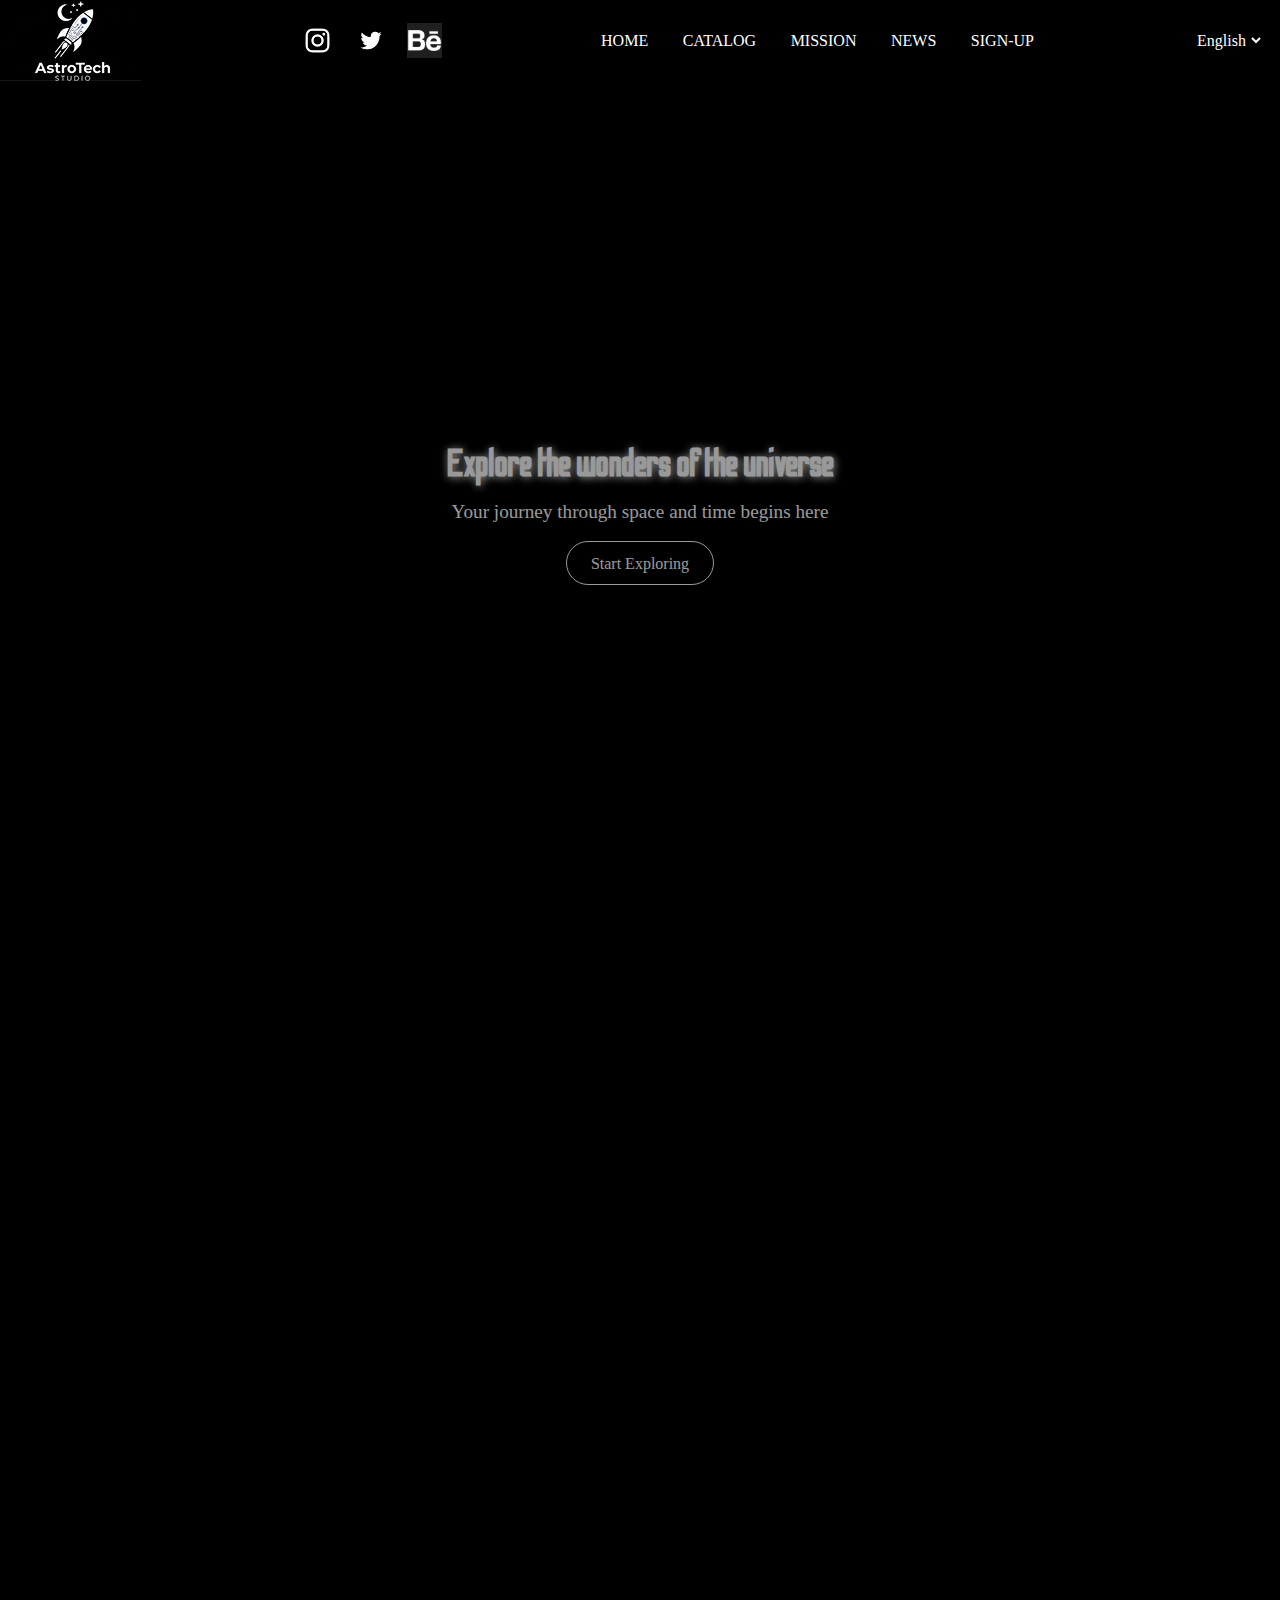
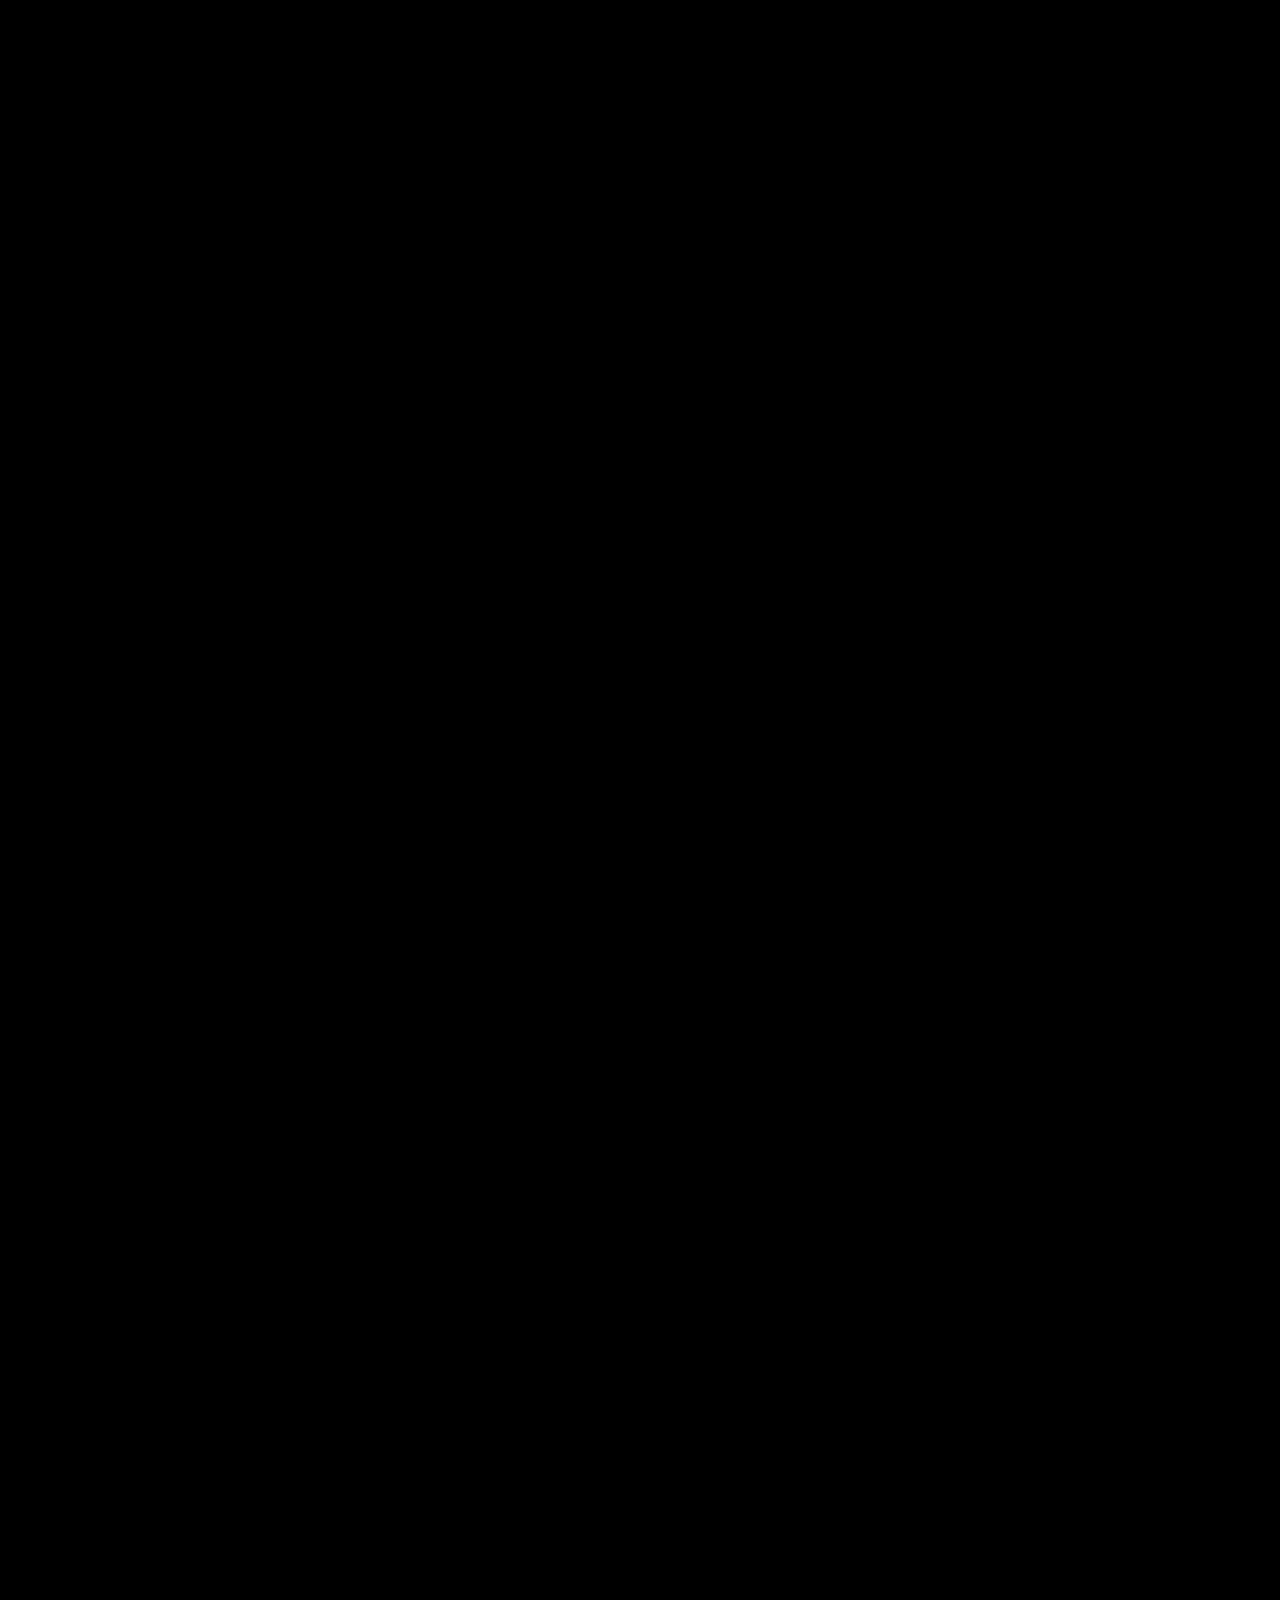
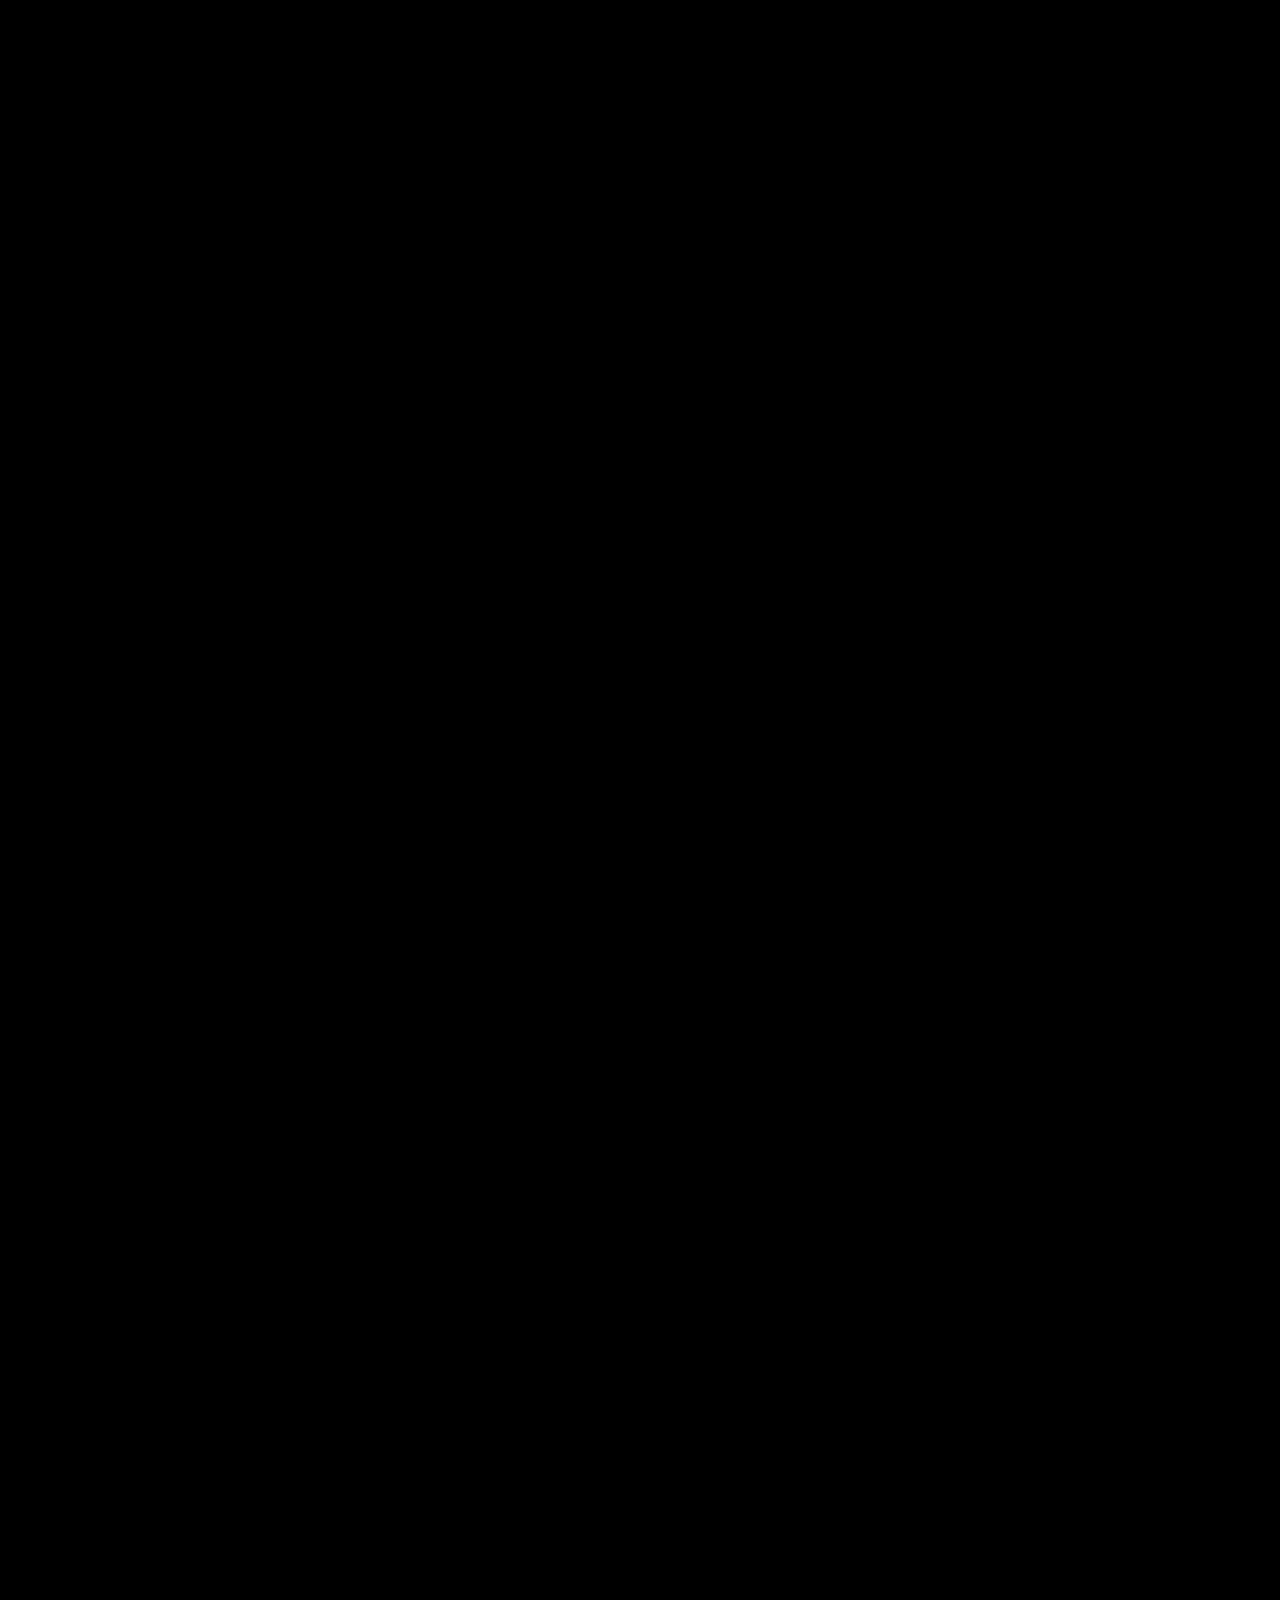
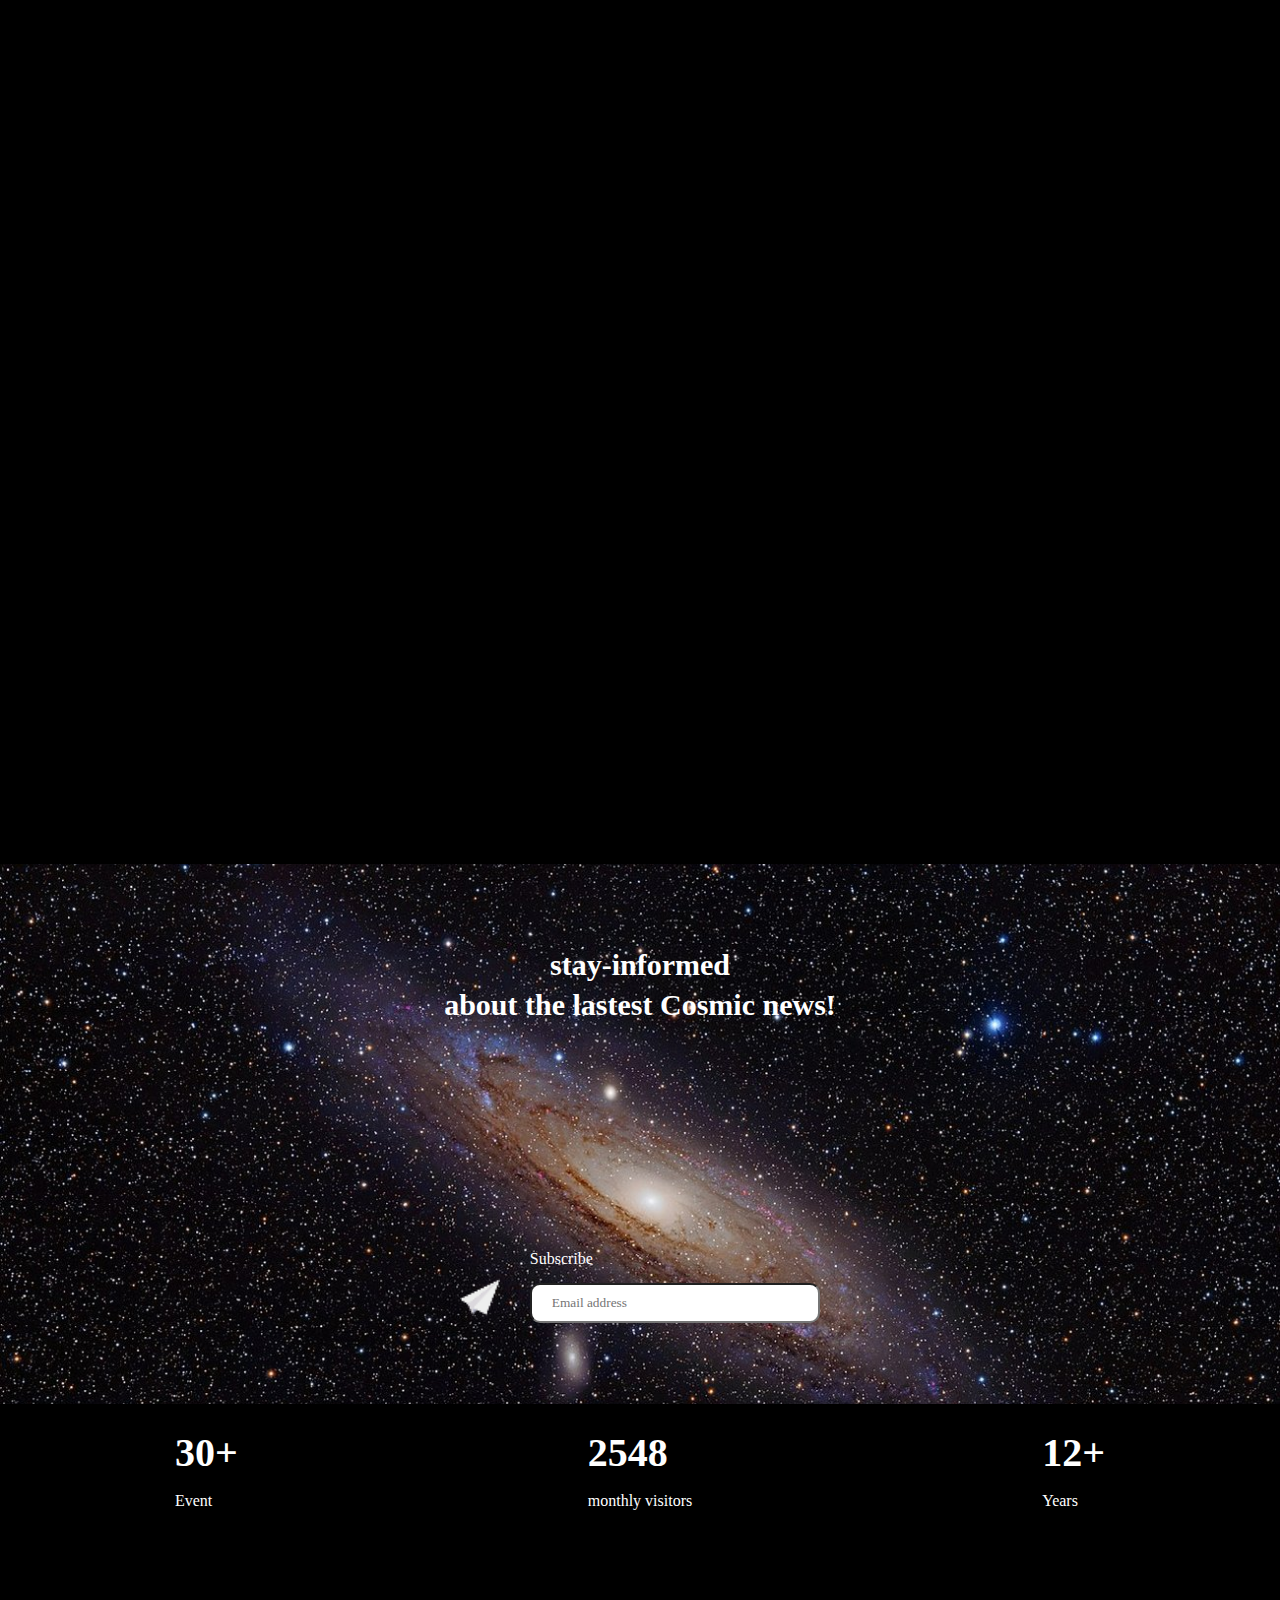
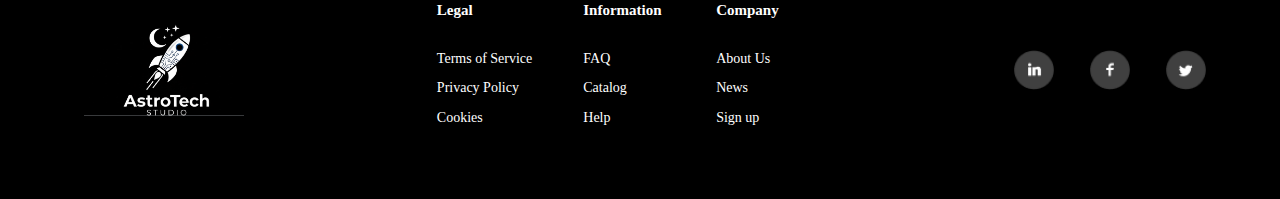
<file: index.html>
<!DOCTYPE html>
<html lang="en">
<head>
    <meta charset="UTF-8">
    <meta name="viewport" content="width=device-width, initial-scale=1.0">
    <link rel="stylesheet" href="style.css">
    <link rel="stylesheet" href="style_catalog.css">
    <link rel="stylesheet" href="stylehome.css">
    <title>Cosmic Explore</title>
</head>
<body>

    <header>
        <nav class="nav-wrap">
            <img src="pictures/logo.jpg" alt="">
            
            <div class = "header-icons">
                <img src="pictures/icons/insta.png" alt="">
                <img src="pictures/icons/twitter.png" alt="">
                <img src="pictures/icons/Be.png" alt="">
            </div>
            <ul class="navbar-links">
                <li><a href="index.html">HOME</a></li>
                <li><a href="catalog.html">CATALOG</a></li>
                <li><a href="mission.html">MISSION</a></li>
                <li><a href="news.html">NEWS</a></li>
                <li><a href="signup.html">SIGN-UP</a></li>
            </ul>
            <div class = "burger-lang">
                <select name="language" class = "header-select">
                    <option value="English">English</option>
                    <option value="French">French</option>
                    <option value="Spanish">Spanish</option>
                    <option value="Arabic">Arabic</option>
                </select>
                <a href="#" onclick="toggleSection()"><img src="pictures/icons/Menu.png" alt="" class = "burger-img"></a>
            </div>
        </nav>
        <div class = "menu">
            <a href="#" onclick="removeSection()"><img src="pictures/icons/Menu.png" alt="" class = "burger-img"></a>
            <ul class="navbar-links-hidden">
                <li><a href="index.html">HOME</a></li>
                <li><a href="catalog.html">CATALOG</a></li>
                <li><a href="mission.html">MISSION</a></li>
                <li><a href="news.html">NEWS</a></li>
                <li><a href="signup.html">SIGN-UP</a></li>
            </ul>
        </div>
    </header>
  <main>
    <section class="section">
      <div class="banner">
        <div class="banner-overlay"></div>
        <div class="background-video">
          <video autoplay loop muted playsinline>
        <img src="image/eso1205a.jpg">
          </video>
        </div>
        <div class="bannnercontenthome">
          <h1> Explore the wonders of the universe</h1>
          <p>Your journey through space and time begins here</p>
          <a href="#" class="btnbannerhome">Start Exploring</a>
        </div>
      </div>
    </section>






    <section class="section">

      <div class="titrediv">
        <h2>CELESTIAL OBJECT OF THE WEEK</h2>
      </div>
      <div class="divshadowMars">
        <div class="divshadowhomeimage">
          <img src="image/images (5).jpg">
        </div>
        <div class="divshadowhometext">
          <h3>MARS</h3>
          <p>Subtitle: “Current Visibility Information”
            Text Placeholder: “Visible in the eastern sky just after sunset. Best viewed with a telescope between
            8PM–10PM.”
        </div>
      </div>
    </section>


    <section class="section">
      <div class="sectionevent">
        <div class="titreevent">
          <h2>UPCOMING SPACE EVENTS</h2>
        </div>
        <div class="cardsEvenements">
          <div class="cardEvenement" id="cart1">
            <h3>SOLAR EVENT</h3>
            <p>Title: Partial Solar Eclipse<br>
              Date: April 12, 2026<br>
              Description: A partial solar eclipse visible in the northern hemisphere. Always use protective filters
              when
              observing the Sun.</p>
            <a href="#" class="btnlearnmoreEvenements">Learn More</a>
          </div>
          <div class="cardEvenement" id="cart2">
            <h3>LUNAR ECLIPSE</h3>
            <p>Title: Total Lunar Eclipse<br>
              Date: November 7, 2025<br>
              Description: A stunning total lunar eclipse visible across most regions. The Moon will appear deep red for
              nearly one hour.</p>
            <a href="#" class="btnlearnmoreEvenements">Learn More</a>
          </div>
          <div class="cardEvenement" id="cart3">
            <h3>METEOR SHOWER</h3>
            <p>Title: Meteor Shower – Orionids<br>
              Date: October 21–22, 2025<br>
              Description: The Orionid meteor shower will peak on these nights, offering up to 20 meteors per hour. Best
              viewed before dawn.</p>
            <a href="#" class="btnlearnmoreEvenements">Learn More</a>
          </div>
        </div>
      </div>
    </section>
    <section class="section">
      <div class="decouverte">
        <div class="deco">
          <h2>New Exoplanet Discovered</h2>
        </div>
        <div class="deco">
          <p> “Astronomers have identified a potentially habitable exoplanet orbiting a Sun-like star 1,400 light years
            away.”</p>
        </div>
      </div>
    </section>


    <section class="section">
      <div class="titrediv">
        <h2>TEMOIGNAGES</h2>
      </div>
      <div class="cardsTemoignages">
        <div class="cardTemoignage">
          <div class="linep">
            <div class="imaggym">
              <img src="image/quotation-mark-symbol-double-quotes-260nw-235529839.webp">
            </div>
            <div class="paratem">
              <p>
                Joining this community made stargazing so much more exciting! I’ve learned how to identify
                constellations easily.
              </p>
            </div>
            <div class="imaggym">
              <img src="image/quotation-mark-symbol-double-quotes-260nw-235529839.webp">

            </div>
          </div>
          <div class="lined">
            <div class="imagprs">
              <img src="image/5d2fc0290aebf4d64d8b4583 (1).webp">
            </div>
            <div class="sintr">
              <div class="info">
                <p>
                  Ahmed El Fadil Casablanca, Morocco Intermediate 
                </p>
              </div>
              <div class="imgsnt">
                <img
                  src="image/68747470733a2f2f662e636c6f75642e6769746875622e636f6d2f6173736574732f393837332f3236383034362f39636564333435342d386566632d313165322d383136652d6139623137306135313030342e706e67.png">
              </div>
            </div>
          </div>
        </div>
        <div class="cardTemoignage">
          <div class="linep">
            <div class="imaggym">
              <img src="image/quotation-mark-symbol-double-quotes-260nw-235529839.webp">
            </div>
            <div class="paratem">
              <p>
                The guides and upcoming events section keep me inspired to explore the night sky every week.
              </p>
            </div>
            <div class="imaggym">
              <img src="image/quotation-mark-symbol-double-quotes-260nw-235529839.webp">

            </div>
          </div>
          <div class="lined">
            <div class="imagprs">
              <img src="image/photo-1524581626.jpg">
            </div>
            <div class="sintr">
              <div class="info">
                <p>
                  Sarah Mendez Madrid, Spain Beginner 
                </p>
              </div>
              <div class="imgsnt">
                <img src="image/360_F_429547_YJTlwk2Ld5kYDAbtCUwFgzmatgUHEg.jpg">
              </div>
            </div>
          </div>
        </div>
        <div class="cardTemoignage">
          <div class="linep">
            <div class="imaggym">
              <img src="image/quotation-mark-symbol-double-quotes-260nw-235529839.webp">
            </div>
            <div class="paratem">
              <p>
                I love sharing my astrophotography work here. The community feedback has helped me grow as an amateur
                astronomer.
              </p>
            </div>
            <div class="imaggym">
              <img src="image/quotation-mark-symbol-double-quotes-260nw-235529839.webp">

            </div>
          </div>
          <div class="lined">
            <div class="imagprs">
              <img src="image/174bc84dd93261b4bc84dd932fe4bcv-960x640.jpg">
            </div>
            <div class="sintr">
              <div class="info">
                <p>
                  Olivia Chen Singapore  Advanced 
                </p>
              </div>
              <div class="imgsnt">
                <img src="image/oprah-winfrey-signature-signaturely.png">
              </div>
            </div>
          </div>
        </div>
      </div>
    </section>


    <section class="section">
      <div class="faq-section">
      <h2>FREQUENTLY ASKED QUESTIONS</h2>
        <div class="faq-li">
          <div class="faq-que">
            <h3>What is a black hole?</h3>
          </div>
          <div class="faq-im">
            <img src="image/images (1).png">
          </div>
          <div class="faq-pa">
            <p>A black hole is a region in space where gravity is so strong that not even light can escape it.</p>
          </div>
        </div>
      <div class="faq-li">
          <div class="faq-que">
            <h3>What is dark matter?</h3>
          </div>
          <div class="faq-im">
            <img src="image/images (1).png">
          </div>
          <div class="faq-pa">
            <p>Dark matter is invisible material that doesn’t emit light but makes up most of the universe’s mass.</p>
          </div>
        </div>
           <div class="faq-li">
          <div class="faq-que">
            <h3>Could there be life beyond Earth?</h3>
          </div>
          <div class="faq-im">
            <img src="image/images (1).png">
          </div>
          <div class="faq-pa">
            <p>Scientists have not found proof yet, but thousands of exoplanets suggest that life could exist elsewhere.</p>
          </div>
        </div>
           <div class="faq-li">
          <div class="faq-que">
            <h3>How do astronauts travel to space?</h3>
          </div>
          <div class="faq-im">
            <img src="image/images (1).png">
          </div>
          <div class="faq-pa">
            <p>They use powerful rockets that reach orbital speed—about 28,000 km/h—to escape Earth’s gravity.</p>
          </div>
        </div>
           <div class="faq-li">
          <div class="faq-que">
            <h3>What is a galaxy?</h3>
          </div>
          <div class="faq-im">
            <img src="image/images (1).png">
          </div>
          <div class="faq-pa">
            <p>A galaxy is a vast collection of stars, gas, dust, and dark matter bound together by gravity.</p>
          </div>
        </div>
      </div>
    </section>


    <section class="stay-informed">
        <div class = "informed-title">
          <p> stay-informed <br> about the lastest Cosmic news!</p>
        </div>
        <div class = "informed-input">
          <div >
            <img src="pictures/home/form-btn.png" alt="" id = "form-btn">
          </div>
          <div>
            <label for="">Subscribe</label>
            <br>
            <input type="email" placeholder="Email address">
          </div>
        </div>
      </section>
      <section class="last">
        <div>
          <h1>30+</h1>
          <p>Event</p>
        </div>
        <div>
          <h1>2548</h1>
          <p>monthly visitors</p>
        </div>
        <div>
          <h1>12+</h1>
          <p>Years</p>
        </div>
      </section>
      <footer>
        <img src="pictures/Footer/logo.png" class="logo_footer" alt="logo">
        <div class="media_contact">
            <img src="pictures/Footer/Linkedin_f.png" alt="Social Network"/>
            <img src="pictures/Footer/Facebook_f.png" alt="Social Network"/>
            <img src="pictures/Footer/Twitter_f.png" alt="Social Network"/>
        </div>
        <div class="Container_footer">
            <table>
                <tr>
                    <th><b>Legal</b></th>
                    <th><b>Information</b></th>
                    <th><b>Company</b></th>
                </tr>
                <tr>
                    <td>Terms of Service</td>
                    <td><a href="index.html#faq">FAQ</a></td>
                    <td><a href="index.html">About Us</a></td>
                </tr>
                <tr>
                    <td>Privacy Policy</td>
                    <td><a href="catalog.html">Catalog</a></td>
                    <td><a href="news">News</a></td>
                </tr>
                <tr>
                    <td>Cookies</td>
                    <td><a href="index.html#subscribe">Help</a></td>
                    <td><a href="signup.html">Sign up</a></td>
                </tr>
            </table>
        </div>
    </footer>
  </main>

  <script>
    // Reveal sections on scroll
    const sections = document.querySelectorAll('.section');
    const observer = new IntersectionObserver(entries => {
      entries.forEach(entry => {
        if (entry.isIntersecting) entry.target.classList.add('visible');
      });
    }, { threshold: 0.2 });
    sections.forEach(sec => observer.observe(sec));
  </script>
</body>

</html>
</file>
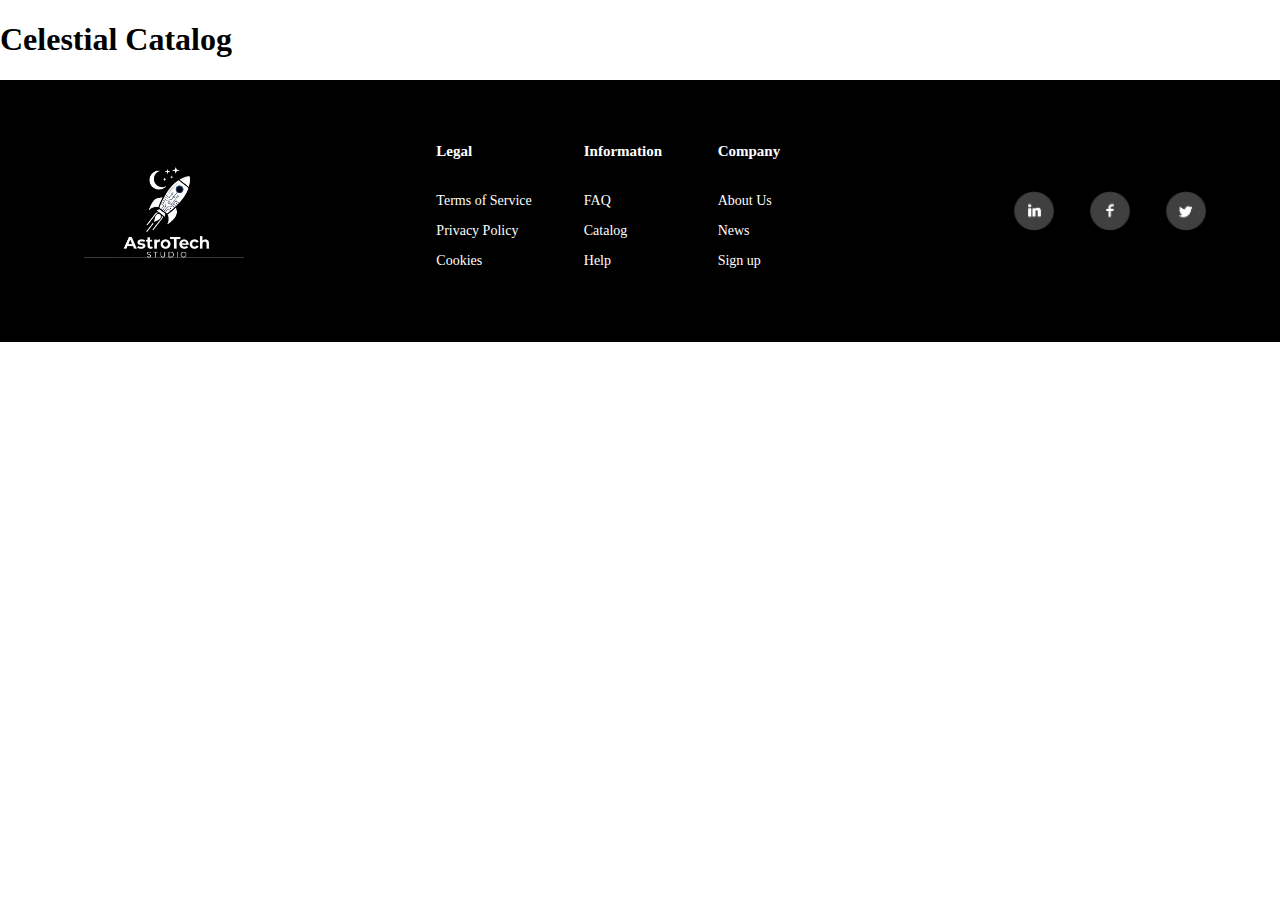
<file: catalog.html>
<!DOCTYPE html>
<html lang="en">
<head>
    <meta charset="UTF-8">
    <meta name="viewport" content="width=device-width, initial-scale=1.0">
    <title>CosmicExplore --Ctalog</title>
    <link rel="stylesheet" href="style_catalog.css"/>
</head>
<body>
    <section class="hero_section">
        <h1>Celestial Catalog</h1>
    </section>
    <section>

    </section>
    <!-- footer_page -->
     <footer>
        <img src="pictures/Footer/logo.png" class="logo_footer" alt="logo">
        <div class="media_contact">
            <img src="pictures/Footer/Linkedin_f.png" alt="Social Network"/>
            <img src="pictures/Footer/Facebook_f.png" alt="Social Network"/>
            <img src="pictures/Footer/Twitter_f.png" alt="Social Network"/>
        </div>
        <div class="Container_footer">
            <table>
                <tr>
                    <th><b>Legal</b></th>
                    <th><b>Information</b></th>
                    <th><b>Company</b></th>
                </tr>
                <tr>
                    <td>Terms of Service</td>
                    <td><a href="index.html#faq">FAQ</a></td>
                    <td><a href="index.html">About Us</a></td>
                </tr>
                <tr>
                    <td>Privacy Policy</td>
                    <td><a href="catalog.html">Catalog</a></td>
                    <td><a href="news">News</a></td>
                </tr>
                <tr>
                    <td>Cookies</td>
                    <td><a href="index.html#subscribe">Help</a></td>
                    <td><a href="signup.html">Sign up</a></td>
                </tr>
            </table>
        </div>
    </footer>
    
</body>
</html>
</file>
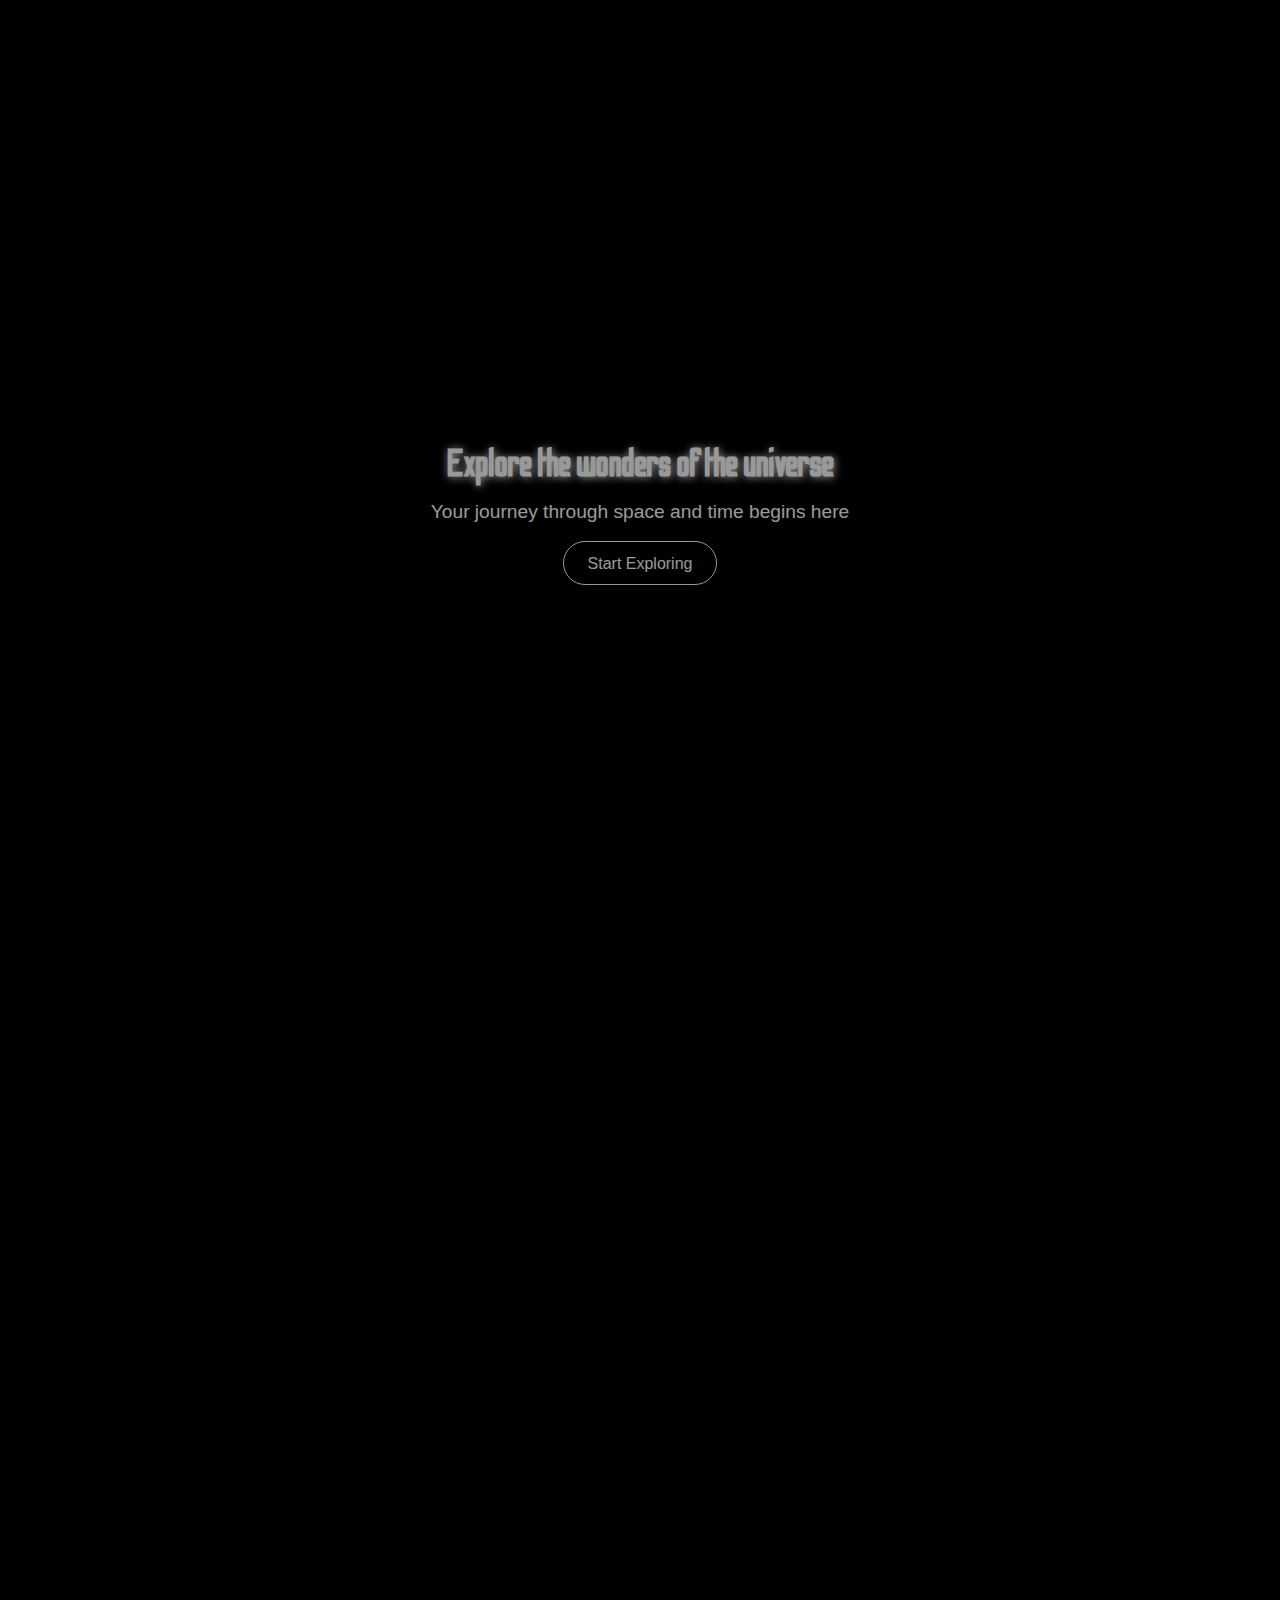
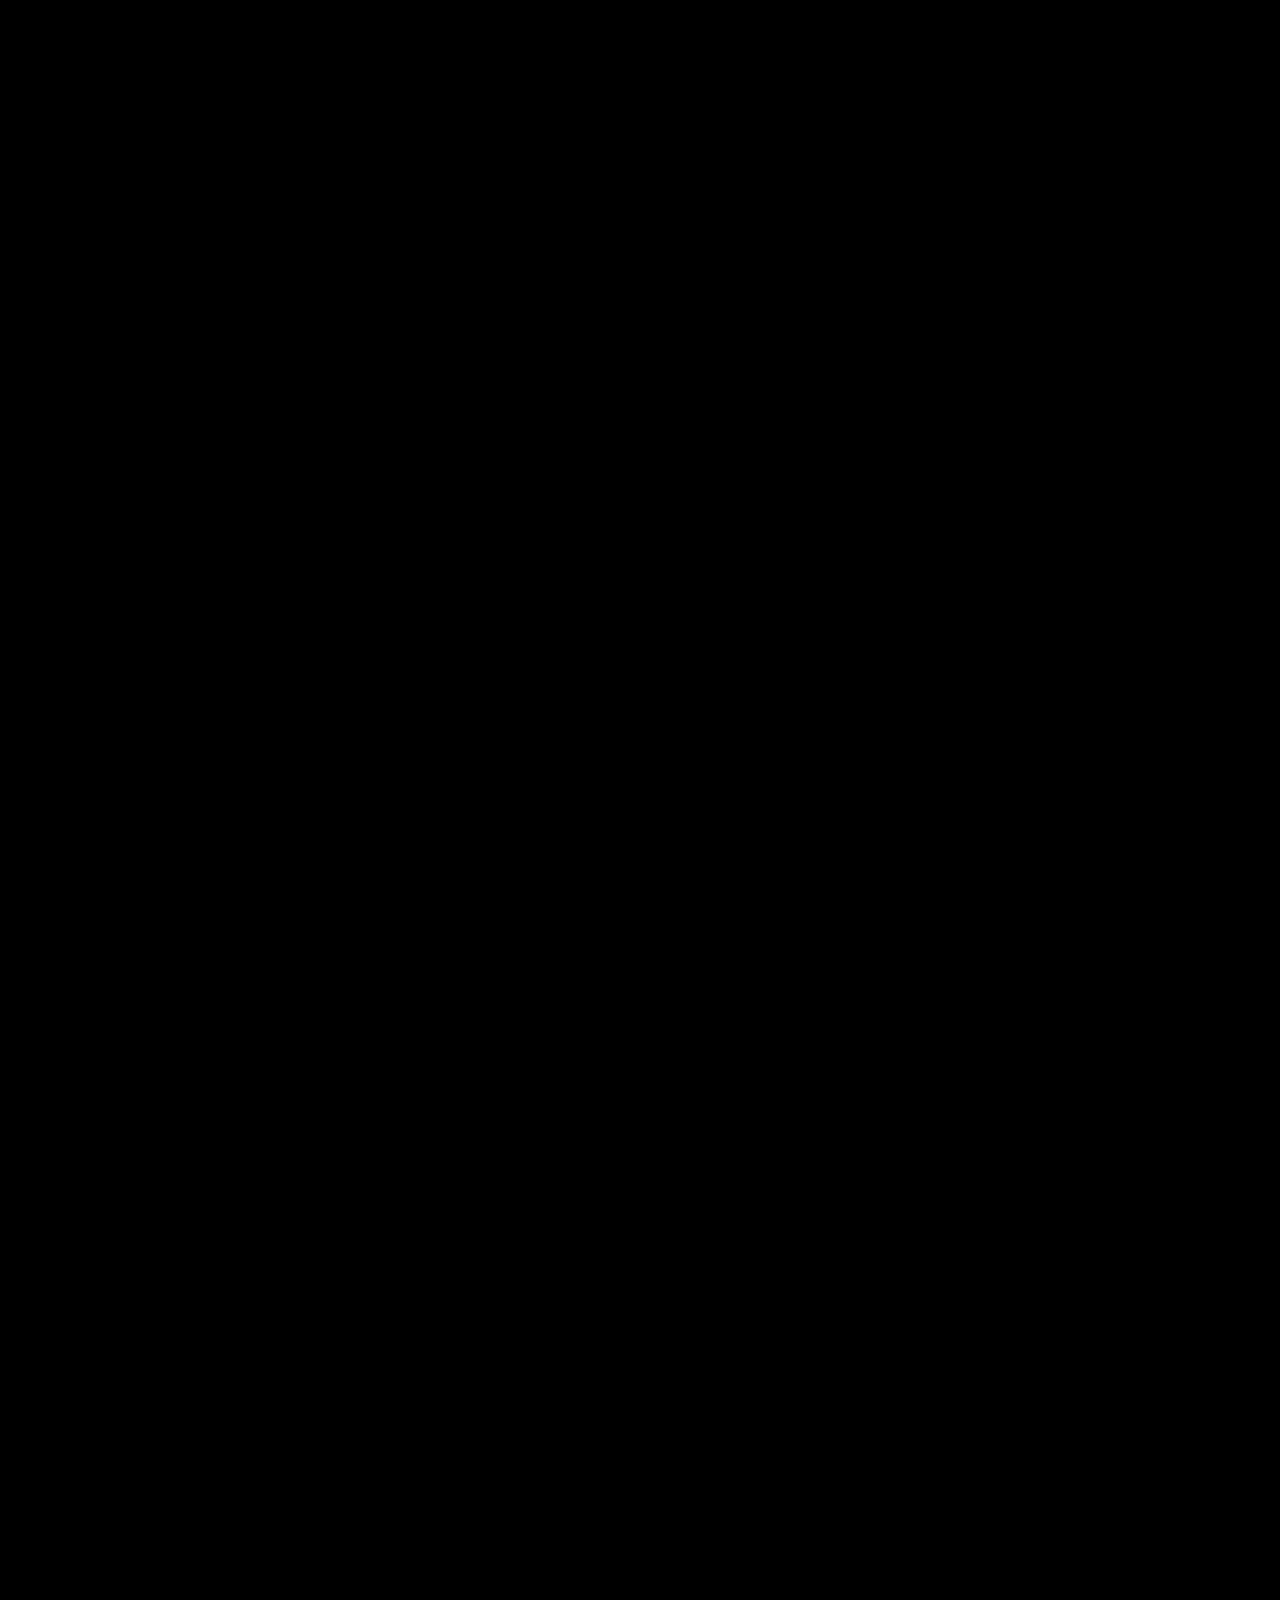
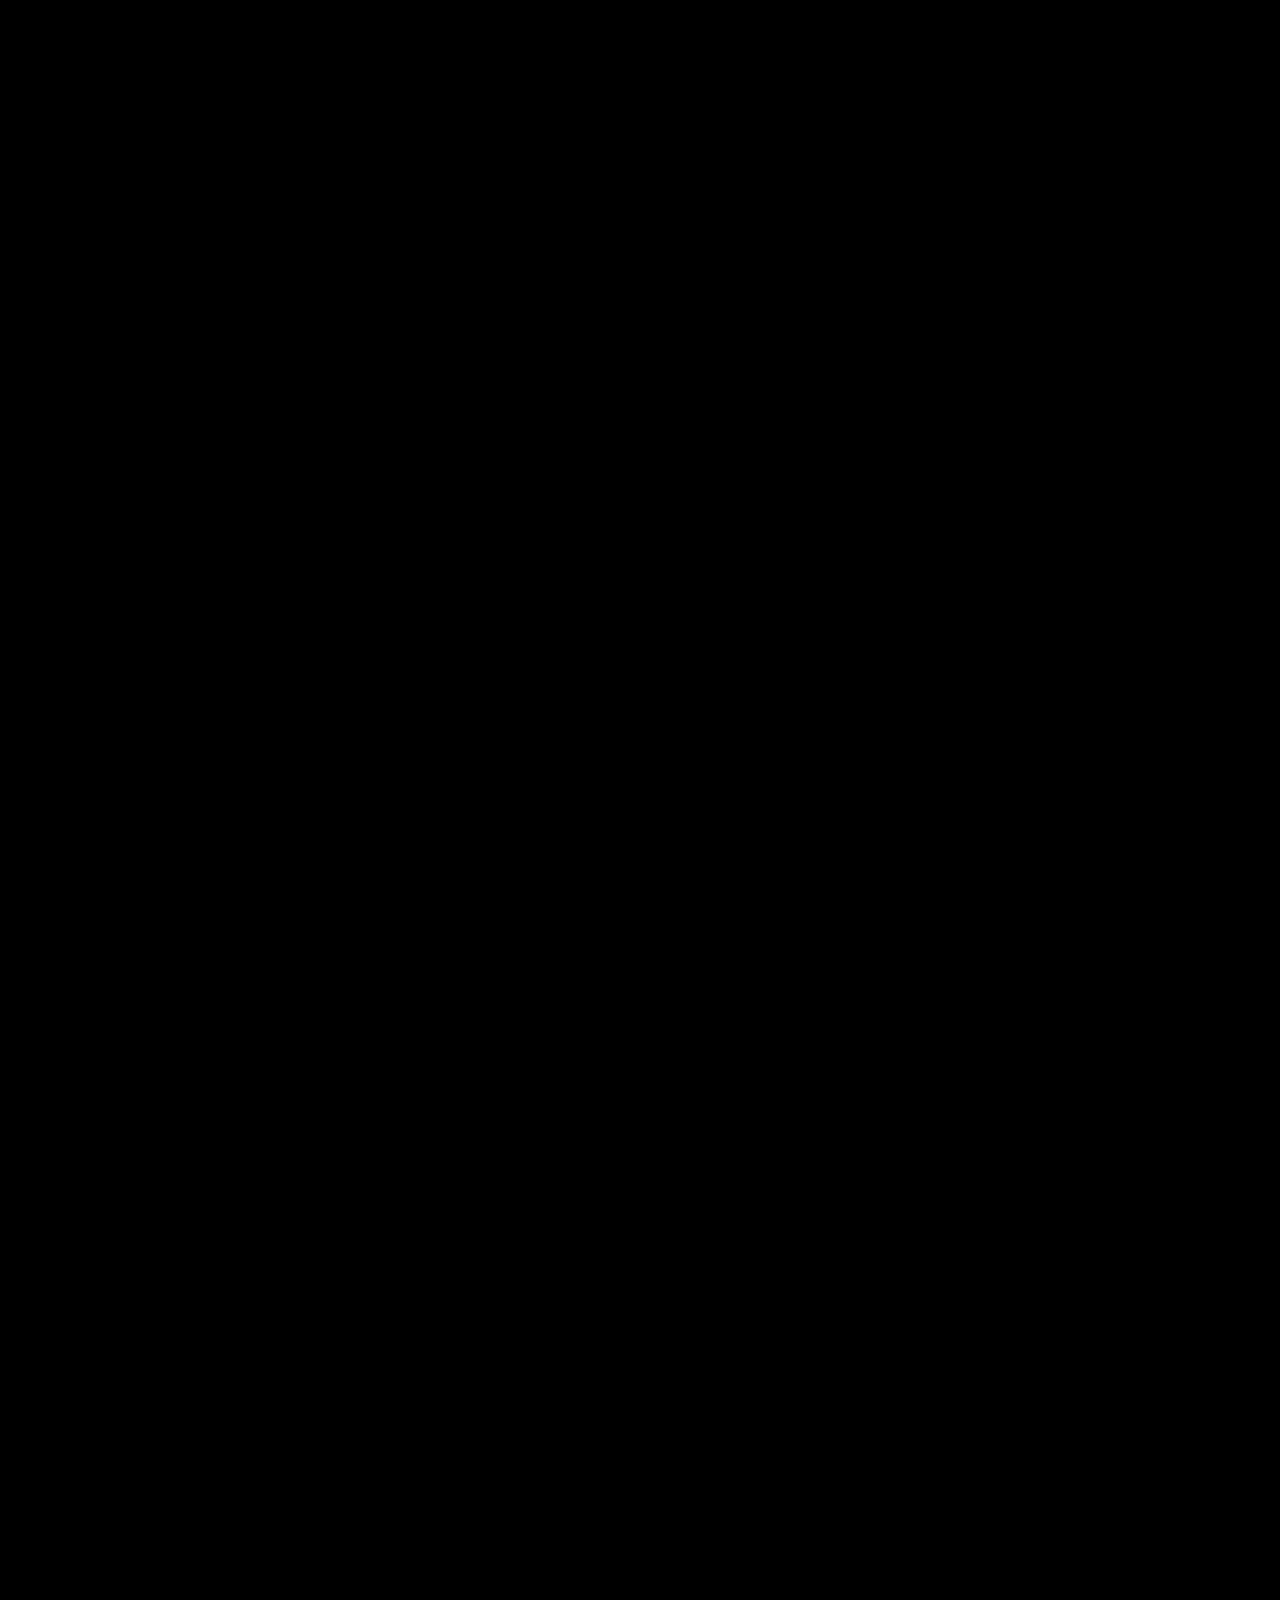
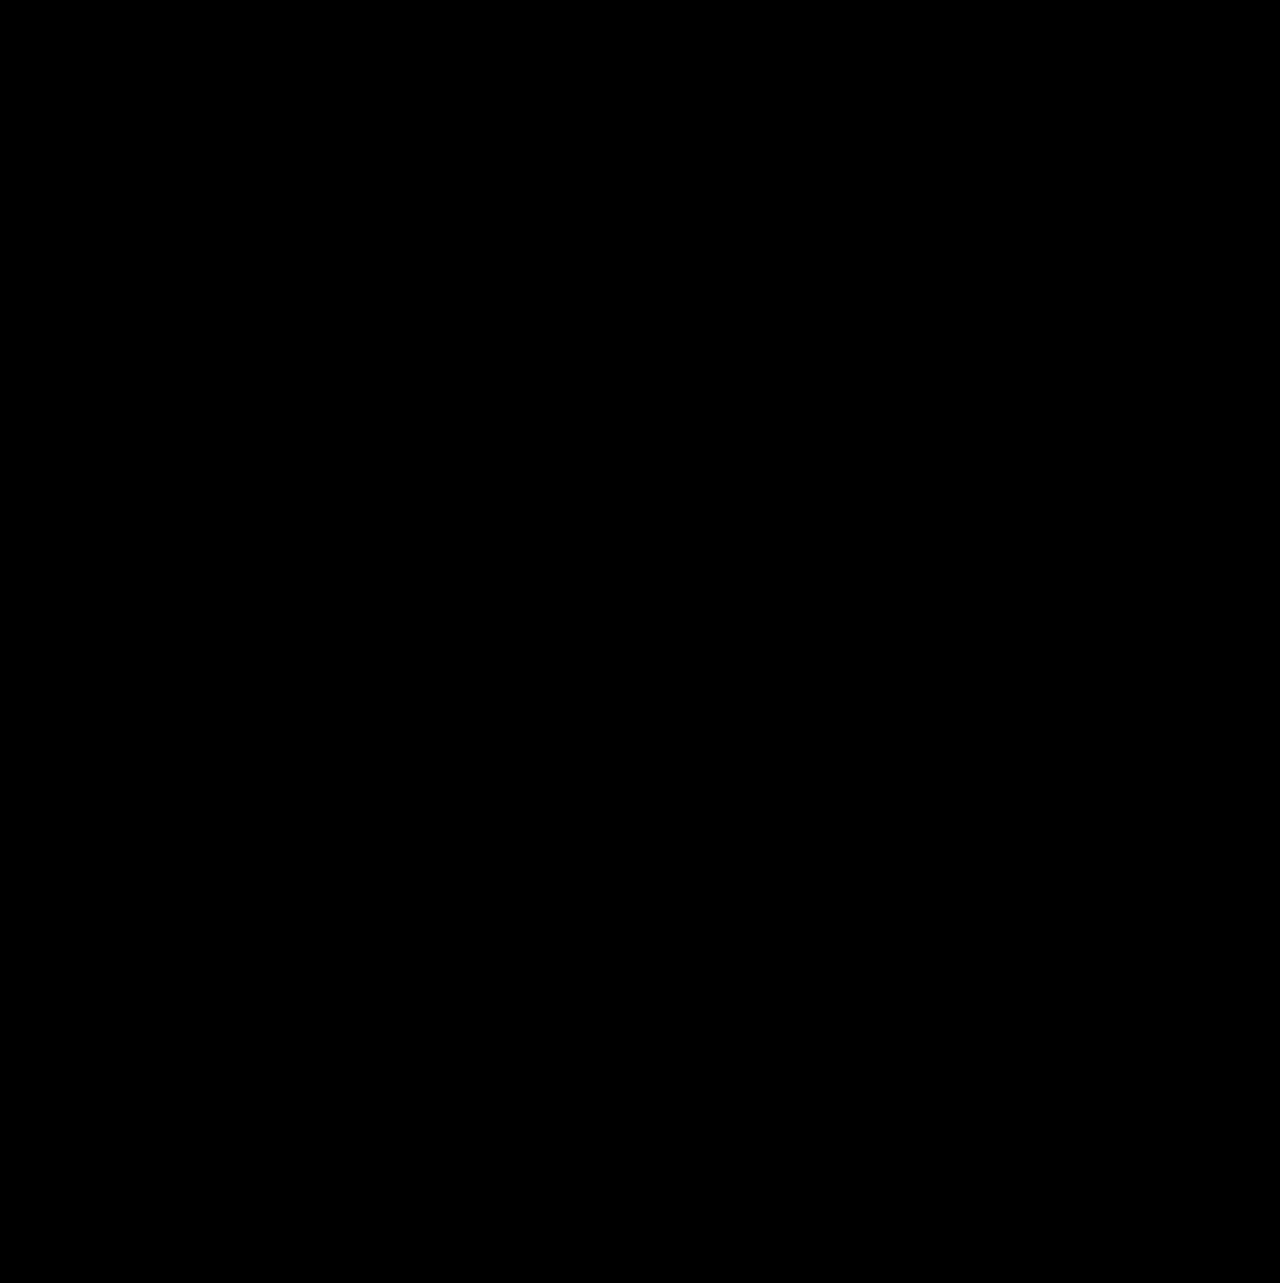
<file: home.html>
<!DOCTYPE html>
<html lang="en">

<head>
  <meta charset="UTF-8">
  <meta name="viewport" content="width=device-width, initial-scale=1.0">
  <title>CosmicExplore</title>
  <link rel="stylesheet" href="stylehome.css">
  <link href="https://fonts.googleapis.com/css2?family=Odibee+Sans&display=swap" rel="stylesheet">

</head>

<body>
  <header></header>
  <main>
    <section class="section">
      <div class="banner">
        <div class="banner-overlay"></div>
        <div class="background-video">
          <video autoplay loop muted playsinline>
        <img src="image/eso1205a.jpg">
          </video>
        </div>
        <div class="bannnercontenthome">
          <h1> Explore the wonders of the universe</h1>
          <p>Your journey through space and time begins here</p>
          <a href="#" class="btnbannerhome">Start Exploring</a>
        </div>
      </div>
    </section>






    <section class="section">

      <div class="titrediv">
        <h2>CELESTIAL OBJECT OF THE WEEK</h2>
      </div>
      <div class="divshadowMars">
        <div class="divshadowhomeimage">
          <img src="image/images (5).jpg">
        </div>
        <div class="divshadowhometext">
          <h3>MARS</h3>
          <p>Subtitle: “Current Visibility Information”
            Text Placeholder: “Visible in the eastern sky just after sunset. Best viewed with a telescope between
            8PM–10PM.”
        </div>
      </div>
    </section>


    <section class="section">
      <div class="sectionevent">
        <div class="titreevent">
          <h2>UPCOMING SPACE EVENTS</h2>
        </div>
        <div class="cardsEvenements">
          <div class="cardEvenement" id="cart1">
            <h3>SOLAR EVENT</h3>
            <p>Title: Partial Solar Eclipse<br>
              Date: April 12, 2026<br>
              Description: A partial solar eclipse visible in the northern hemisphere. Always use protective filters
              when
              observing the Sun.</p>
            <a href="#" class="btnlearnmoreEvenements">Learn More</a>
          </div>
          <div class="cardEvenement" id="cart2">
            <h3>LUNAR ECLIPSE</h3>
            <p>Title: Total Lunar Eclipse<br>
              Date: November 7, 2025<br>
              Description: A stunning total lunar eclipse visible across most regions. The Moon will appear deep red for
              nearly one hour.</p>
            <a href="#" class="btnlearnmoreEvenements">Learn More</a>
          </div>
          <div class="cardEvenement" id="cart3">
            <h3>METEOR SHOWER</h3>
            <p>Title: Meteor Shower – Orionids<br>
              Date: October 21–22, 2025<br>
              Description: The Orionid meteor shower will peak on these nights, offering up to 20 meteors per hour. Best
              viewed before dawn.</p>
            <a href="#" class="btnlearnmoreEvenements">Learn More</a>
          </div>
        </div>
      </div>
    </section>
    <section class="section">
      <div class="decouverte">
        <div class="deco">
          <h2>New Exoplanet Discovered</h2>
        </div>
        <div class="deco">
          <p> “Astronomers have identified a potentially habitable exoplanet orbiting a Sun-like star 1,400 light years
            away.”</p>
        </div>
      </div>
    </section>


    <section class="section">
      <div class="titrediv">
        <h2>TEMOIGNAGES</h2>
      </div>
      <div class="cardsTemoignages">
        <div class="cardTemoignage">
          <div class="linep">
            <div class="imaggym">
              <img src="image/quotation-mark-symbol-double-quotes-260nw-235529839.webp">
            </div>
            <div class="paratem">
              <p>
                Joining this community made stargazing so much more exciting! I’ve learned how to identify
                constellations easily.
              </p>
            </div>
            <div class="imaggym">
              <img src="image/quotation-mark-symbol-double-quotes-260nw-235529839.webp">

            </div>
          </div>
          <div class="lined">
            <div class="imagprs">
              <img src="image/5d2fc0290aebf4d64d8b4583 (1).webp">
            </div>
            <div class="sintr">
              <div class="info">
                <p>
                  Ahmed El Fadil Casablanca, Morocco Intermediate 
                </p>
              </div>
              <div class="imgsnt">
                <img
                  src="image/68747470733a2f2f662e636c6f75642e6769746875622e636f6d2f6173736574732f393837332f3236383034362f39636564333435342d386566632d313165322d383136652d6139623137306135313030342e706e67.png">
              </div>
            </div>
          </div>
        </div>
        <div class="cardTemoignage">
          <div class="linep">
            <div class="imaggym">
              <img src="image/quotation-mark-symbol-double-quotes-260nw-235529839.webp">
            </div>
            <div class="paratem">
              <p>
                The guides and upcoming events section keep me inspired to explore the night sky every week.
              </p>
            </div>
            <div class="imaggym">
              <img src="image/quotation-mark-symbol-double-quotes-260nw-235529839.webp">

            </div>
          </div>
          <div class="lined">
            <div class="imagprs">
              <img src="image/photo-1524581626.jpg">
            </div>
            <div class="sintr">
              <div class="info">
                <p>
                  Sarah Mendez Madrid, Spain Beginner 
                </p>
              </div>
              <div class="imgsnt">
                <img src="image/360_F_429547_YJTlwk2Ld5kYDAbtCUwFgzmatgUHEg.jpg">
              </div>
            </div>
          </div>
        </div>
        <div class="cardTemoignage">
          <div class="linep">
            <div class="imaggym">
              <img src="image/quotation-mark-symbol-double-quotes-260nw-235529839.webp">
            </div>
            <div class="paratem">
              <p>
                I love sharing my astrophotography work here. The community feedback has helped me grow as an amateur
                astronomer.
              </p>
            </div>
            <div class="imaggym">
              <img src="image/quotation-mark-symbol-double-quotes-260nw-235529839.webp">

            </div>
          </div>
          <div class="lined">
            <div class="imagprs">
              <img src="image/174bc84dd93261b4bc84dd932fe4bcv-960x640.jpg">
            </div>
            <div class="sintr">
              <div class="info">
                <p>
                  Olivia Chen Singapore  Advanced 
                </p>
              </div>
              <div class="imgsnt">
                <img src="image/oprah-winfrey-signature-signaturely.png">
              </div>
            </div>
          </div>
        </div>
      </div>
    </section>


    <section class="section">
      <div class="faq-section">
      <h2>FREQUENTLY ASKED QUESTIONS</h2>
        <div class="faq-li">
          <div class="faq-que">
            <h3>What is a black hole?</h3>
          </div>
          <div class="faq-im">
            <img src="image/images (1).png">
          </div>
          <div class="faq-pa">
            <p>A black hole is a region in space where gravity is so strong that not even light can escape it.</p>
          </div>
        </div>
      <div class="faq-li">
          <div class="faq-que">
            <h3>What is dark matter?</h3>
          </div>
          <div class="faq-im">
            <img src="image/images (1).png">
          </div>
          <div class="faq-pa">
            <p>Dark matter is invisible material that doesn’t emit light but makes up most of the universe’s mass.</p>
          </div>
        </div>
           <div class="faq-li">
          <div class="faq-que">
            <h3>Could there be life beyond Earth?</h3>
          </div>
          <div class="faq-im">
            <img src="image/images (1).png">
          </div>
          <div class="faq-pa">
            <p>Scientists have not found proof yet, but thousands of exoplanets suggest that life could exist elsewhere.</p>
          </div>
        </div>
           <div class="faq-li">
          <div class="faq-que">
            <h3>How do astronauts travel to space?</h3>
          </div>
          <div class="faq-im">
            <img src="image/images (1).png">
          </div>
          <div class="faq-pa">
            <p>They use powerful rockets that reach orbital speed—about 28,000 km/h—to escape Earth’s gravity.</p>
          </div>
        </div>
           <div class="faq-li">
          <div class="faq-que">
            <h3>What is a galaxy?</h3>
          </div>
          <div class="faq-im">
            <img src="image/images (1).png">
          </div>
          <div class="faq-pa">
            <p>A galaxy is a vast collection of stars, gas, dust, and dark matter bound together by gravity.</p>
          </div>
        </div>
      </div>
    </section>


    <section class="section">
      <div class="subscribe">
        <div>
          <h2>Stay informed
            about the latest cosmic news !</h2>
        </div>
        <div>
          <div>
            <img url="image/paper-plane (1).png">

          </div>
          <div>
            <span>Subscribe</span>
            <input type="text" placeholder="Email address">
          </div>
        </div>
      </div>
    </section>
    <section>
      <div>
        <div>
          <h1>30+</h1>
          <p>Event</p>
        </div>
        <div>
          <h1>2548</h1>
          <p>monthly visitors</p>
        </div>
        <div>
          <h1>12+</h1>
          <p>Years</p>
        </div>
      </div>
    </section>
  </main>

  <script>
    // Reveal sections on scroll
    const sections = document.querySelectorAll('.section');
    const observer = new IntersectionObserver(entries => {
      entries.forEach(entry => {
        if (entry.isIntersecting) entry.target.classList.add('visible');
      });
    }, { threshold: 0.2 });
    sections.forEach(sec => observer.observe(sec));
  </script>
</body>

</html>
</file>
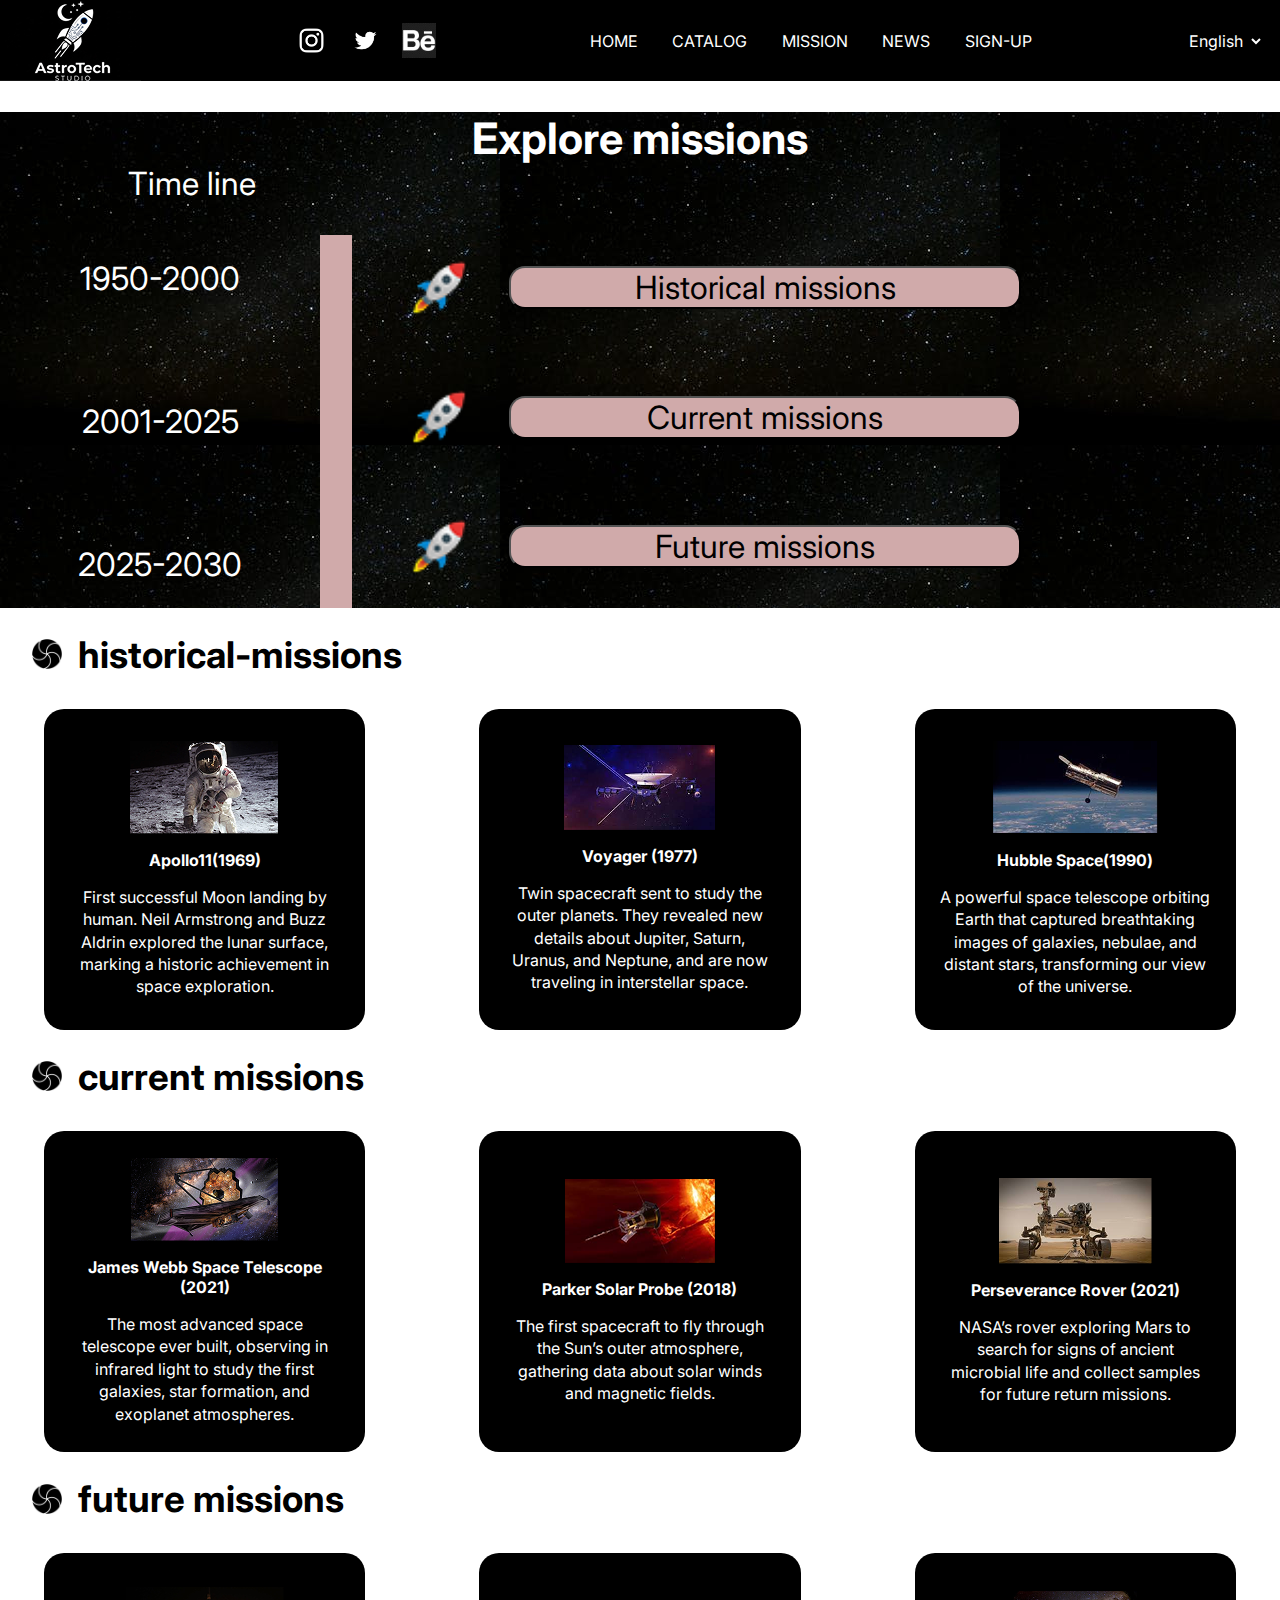
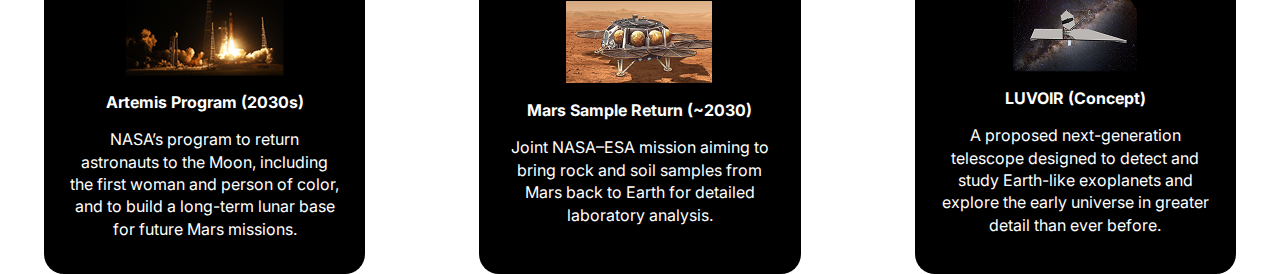
<file: mission.html>
<!DOCTYPE html>
<html lang="en">
<head>
    <meta charset="UTF-8">
    <meta name="viewport" content="width=device-width, initial-scale=1.0">
    <link rel="stylesheet" href="style.css">
    <link rel="stylesheet" href="missions.css">
        <link rel="preconnect" href="https://fonts.googleapis.com">
    <link rel="preconnect" href="https://fonts.gstatic.com" crossorigin>
    <link href="https://fonts.googleapis.com/css2?family=Inter:wght@400;700&display=swap" rel="stylesheet">
    <title>Cosmic Explore</title>
</head>
<body>
    <header>
        <nav class="nav-wrap">
            <img src="pictures/logo.jpg" alt="">
            
            <div class = "header-icons">
                <img src="pictures/icons/insta.png" alt="">
                <img src="pictures/icons/twitter.png" alt="">
                <img src="pictures/icons/Be.png" alt="">
            </div>
            <ul class="navbar-links">
                <li><a href="index.html">HOME</a></li>
                <li><a href="catalog.html">CATALOG</a></li>
                <li><a href="mission.html">MISSION</a></li>
                <li><a href="news.html">NEWS</a></li>
                <li><a href="signup.html">SIGN-UP</a></li>
            </ul>
            <div class = "burger-lang">
                <select name="language" class = "header-select">
                    <option value="English">English</option>
                    <option value="French">French</option>
                    <option value="Spanish">Spanish</option>
                    <option value="Arabic">Arabic</option>
                </select>
                <a href="#" onclick="toggleSection()"><img src="pictures/icons/Menu.png" alt="" class = "burger-img"></a>
            </div>
        </nav>
        <div class = "menu">
            <a href="#" onclick="removeSection()"><img src="pictures/icons/Menu.png" alt="" class = "burger-img"></a>
            <ul class="navbar-links-hidden">
                <li><a href="index.html">HOME</a></li>
                <li><a href="catalog.html">CATALOG</a></li>
                <li><a href="mission.html">MISSION</a></li>
                <li><a href="news.html">NEWS</a></li>
                <li><a href="signup.html">SIGN-UP</a></li>
            </ul>
        </div>
    </header>


    <section class = "explore-missions">
        <h1>Explore missions</h1>
        <p id = "time-line-text">Time line</p>

        <div class = "time-line">
            <div class = "time-line-left">
                <p>1950-2000</p>
                <p>2001-2025</p>
                <p>2025-2030</p>
            </div>
            <div class = "time-line-middle">  </div>
            <div class = "missions-links">
                <div>
                    <img src="pictures/missions/rocket.png" alt="">
                    <button><a href="#historical-missions">Historical missions</a href="sec1"> </button>
                </div>
                <div>
                    <img src="pictures/missions/rocket.png" alt="">
                    <button><a href="#current-missions">Current missions</a href="sec1"> </button>
                </div>
                <div>
                    <img src="pictures/missions/rocket.png" alt="">
                    <button><a href="#future-missions">Future missions</a href="sec1"> </button>
                </div>
            </div>
        </div>
    </section>
    <section id ="historical-missions">
        <div class = "section-title">
            <img src="pictures/missions/headerIcon.png" alt="">
            <h3>historical-missions</h3>
        </div>
        <div class = "missions-cards">
            <div>
                <img src="pictures/missions/mission1.png" alt="">
                <h4>Apollo11(1969)</h4>
                <p> First successful Moon landing by  human. Neil Armstrong and Buzz Aldrin explored the lunar surface, marking a historic achievement in space exploration.</p>
            </div>
            <div>
                <img src="pictures/missions/mission2.png" alt="">
                <h4>Voyager (1977)</h4>
                <p>Twin spacecraft sent to study the outer planets. They revealed new details about Jupiter, Saturn, Uranus, and Neptune, and are now traveling in interstellar space.</p>
            </div>
            <div>
                <img src="pictures/missions/mission3.png" alt="">
                <h4>Hubble Space(1990)</h4>
                <p>A powerful space telescope orbiting Earth that captured breathtaking images of galaxies, nebulae, and distant stars, transforming our view of the universe.</p>
            </div>
        </div>
    </section>
    <section id ="current-missions">
        <div class = "section-title">
            <img src="pictures/missions/headerIcon.png" alt="">
            <h3>current missions</h3>
        </div>
        <div class = "missions-cards">
            <div>
                <img src="pictures/missions/mission4.png" alt="">
                <h4> James Webb Space Telescope (2021)</h4>
                <p>The most advanced space telescope ever built, observing in infrared light to study the first galaxies, star formation, and exoplanet atmospheres.</p>
            </div>
            <div>
                <img src="pictures/missions/mission5.png" alt="">
                <h4>Parker Solar Probe (2018)</h4>
                <p>The first spacecraft to fly through the Sun’s outer atmosphere, gathering data about solar winds and magnetic fields.</p>
            </div>
            <div>
                <img src="pictures/missions/mission6.png" alt="">
                <h4>Perseverance Rover (2021)</h4>
                <p> NASA’s rover exploring Mars to search for signs of ancient microbial life and collect samples for future return missions.</p>
            </div>
        </div>
    </section>
    <section id ="future-missions">
        <div class="section-title">
            <img src="pictures/missions/headerIcon.png" alt="">
            <h3>future missions</h3>
        </div>
        <div class = "missions-cards">
            <div>
                <img src="pictures/missions/mission7.png" alt="">
                <h4> Artemis Program (2030s)</h4>
                <p>NASA’s program to return astronauts to the Moon, including the first woman and person of color, and to build a long-term lunar base for future Mars missions.</p>
            </div>
            <div>
                <img src="pictures/missions/mission8.png" alt="">
                <h4>Mars Sample Return (~2030)</h4>
                <p> Joint NASA–ESA mission aiming to bring rock and soil samples from Mars back to Earth for detailed laboratory analysis.</p>
            </div>
            <div>
                <img src="pictures/missions/mission9.png" alt="">
                <h4> LUVOIR (Concept)</h4>
                <p>A proposed next-generation telescope designed to detect and study Earth-like exoplanets and explore the early universe in greater detail than ever before.</p>
            </div>
        </div>
    </section>
</body> 

</html> 

<script>
    function toggleSection() {
        const section = document.querySelector('.menu');
        // const section = document.querySelector('.menu');
        const section1 = document.querySelector('.nav-wrap');
        section.style.display = 'block';
        section1.style.display = 'none'
    }
    function removeSection() {
        const section = document.querySelector('.menu');
        const section1 = document.querySelector('.nav-wrap');
        section.style.display = 'none';
        section1.style.display = 'flex'
    }
</script>
</file>
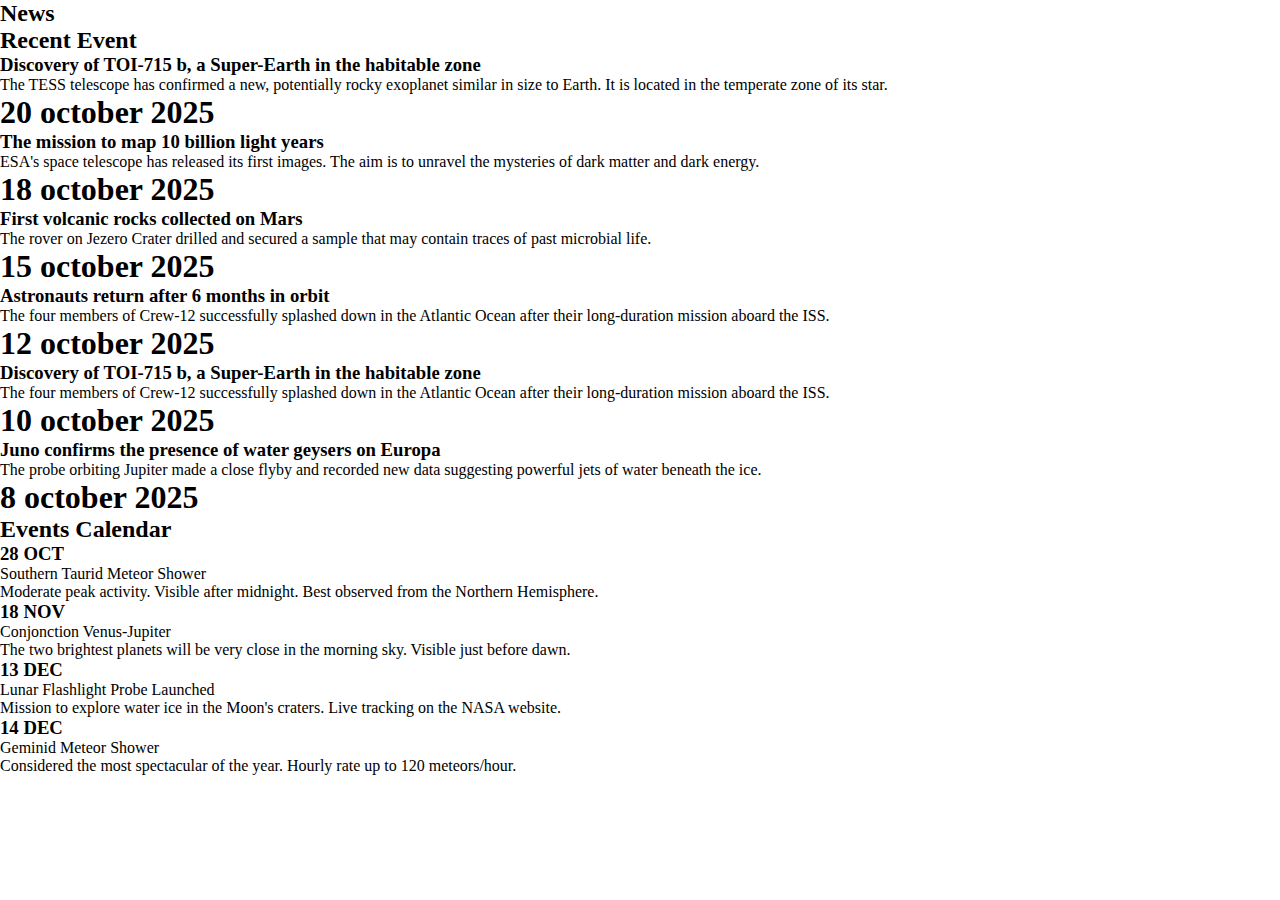
<file: news.html>
<!DOCTYPE html>
<html lang="en">
<head>
    <meta charset="UTF-8">
    <meta name="viewport" content="width=device-width, initial-scale=1.0">
    <link rel="stylesheet" href="style.css">
    <link rel="preconnect" href="https://fonts.googleapis.com">
<link rel="preconnect" href="https://fonts.gstatic.com" crossorigin>
<link href="https://fonts.googleapis.com/css2?family=Poppins:wght@500;600&display=swap" rel="stylesheet">
<link href="https://fonts.googleapis.com/css2?family=Plus+Jakarta+Sans:ital,wght@0,200..800;1,200..800&display=swap" rel="stylesheet">
    <title>Document</title>
</head>
<body>

    <section class="news_hero_section">
      <div class="hero_div">
       <h2>News</h2>
        </div>
    </section>

    <section class="recent_event_section">
       <h2>Recent Event</h2>
     
      <div class="recent_event_cards">
       <div class="recent_event_card1">
        <h3>Discovery of TOI-715 b, a Super-Earth in the habitable zone</h3>
        <p>
        The TESS telescope has confirmed a new, potentially rocky exoplanet similar in size to Earth. It is located in the temperate zone of its star.
        </p>
        <h1>20 october 2025</h1>
       </div>

      <div class="recent_event_card2">
        <h3>The mission to map 10 billion light years</h3>
        <p>
        ESA's space telescope has released its first images. The aim is to unravel the mysteries of dark matter and dark energy.
        </p>
        <h1>18 october 2025</h1>
       </div>

        <div class="recent_event_card3">
        <h3>First volcanic rocks collected on Mars</h3>
        <p>
        The rover on Jezero Crater drilled and secured a sample that may contain traces of past microbial life.
        </p>
        <h1>15 october 2025</h1>
       </div>

        <div class="recent_event_card4">
        <h3>Astronauts return after 6 months in orbit</h3>
        <p>
        The four members of Crew-12 successfully splashed down in the Atlantic Ocean after their long-duration mission aboard the ISS.
        </p>
        <h1>12 october 2025</h1>
       </div>

        <div class="recent_event_card5">
        <h3>Discovery of TOI-715 b, a Super-Earth in the habitable zone</h3>
        <p>
         The four members of Crew-12 successfully splashed down in the Atlantic Ocean after their long-duration mission aboard the ISS.
        </p>
        <h1>10 october 2025</h1>
       </div>
        <div class="recent_event_card6">
        <h3>Juno confirms the presence of water geysers on Europa</h3>
        <p>
        The probe orbiting Jupiter made a close flyby and recorded new data suggesting powerful jets of water beneath the ice.
        <h1>8 october 2025</h1>
       </div>
      </div>
    </section>
      
    <section class="event_calendar_section">
    <h2>Events Calendar</h2>
    <div class="event_calendar_cards">
      <div class="event_calendar_card">
     <div class="event_calendar_part1">
      <h3>28 OCT</h3>
     </div>
     <div class="event_calendar_part2">
       <p>Southern Taurid Meteor Shower</p>
       <p>Moderate peak activity. Visible after midnight. Best observed from the Northern Hemisphere.</p>
     </div>
     </div>
     <div class="event_calendar_card">
     <div class="event_calendar_part1">
      <h3>18 NOV</h3>
     </div>
     <div class="event_calendar_part2">
       <p>Conjonction Venus-Jupiter</p>
       <p>The two brightest planets will be very close in the morning sky. Visible just before dawn.</p>
     </div>
     </div>
     <div class="event_calendar_card">
     <div class="event_calendar_part1">
      <h3>13 DEC</h3>
     </div>
     <div class="event_calendar_part2">
       <p>Lunar Flashlight Probe Launched</p>
       <p>Mission to explore water ice in the Moon's craters. Live tracking on the NASA website.</p>
     </div>
     </div>
     <div class="event_calendar_card">
     <div class="event_calendar_part1">
      <h3>14 DEC</h3>
     </div>
     <div class="event_calendar_part2">
       <p>Geminid Meteor Shower</p>
       <p>Considered the most spectacular of the year. Hourly rate up to 120 meteors/hour.</p>
     </div>
     </div>
    </div>
    </section>
</body>
</html>
</file>
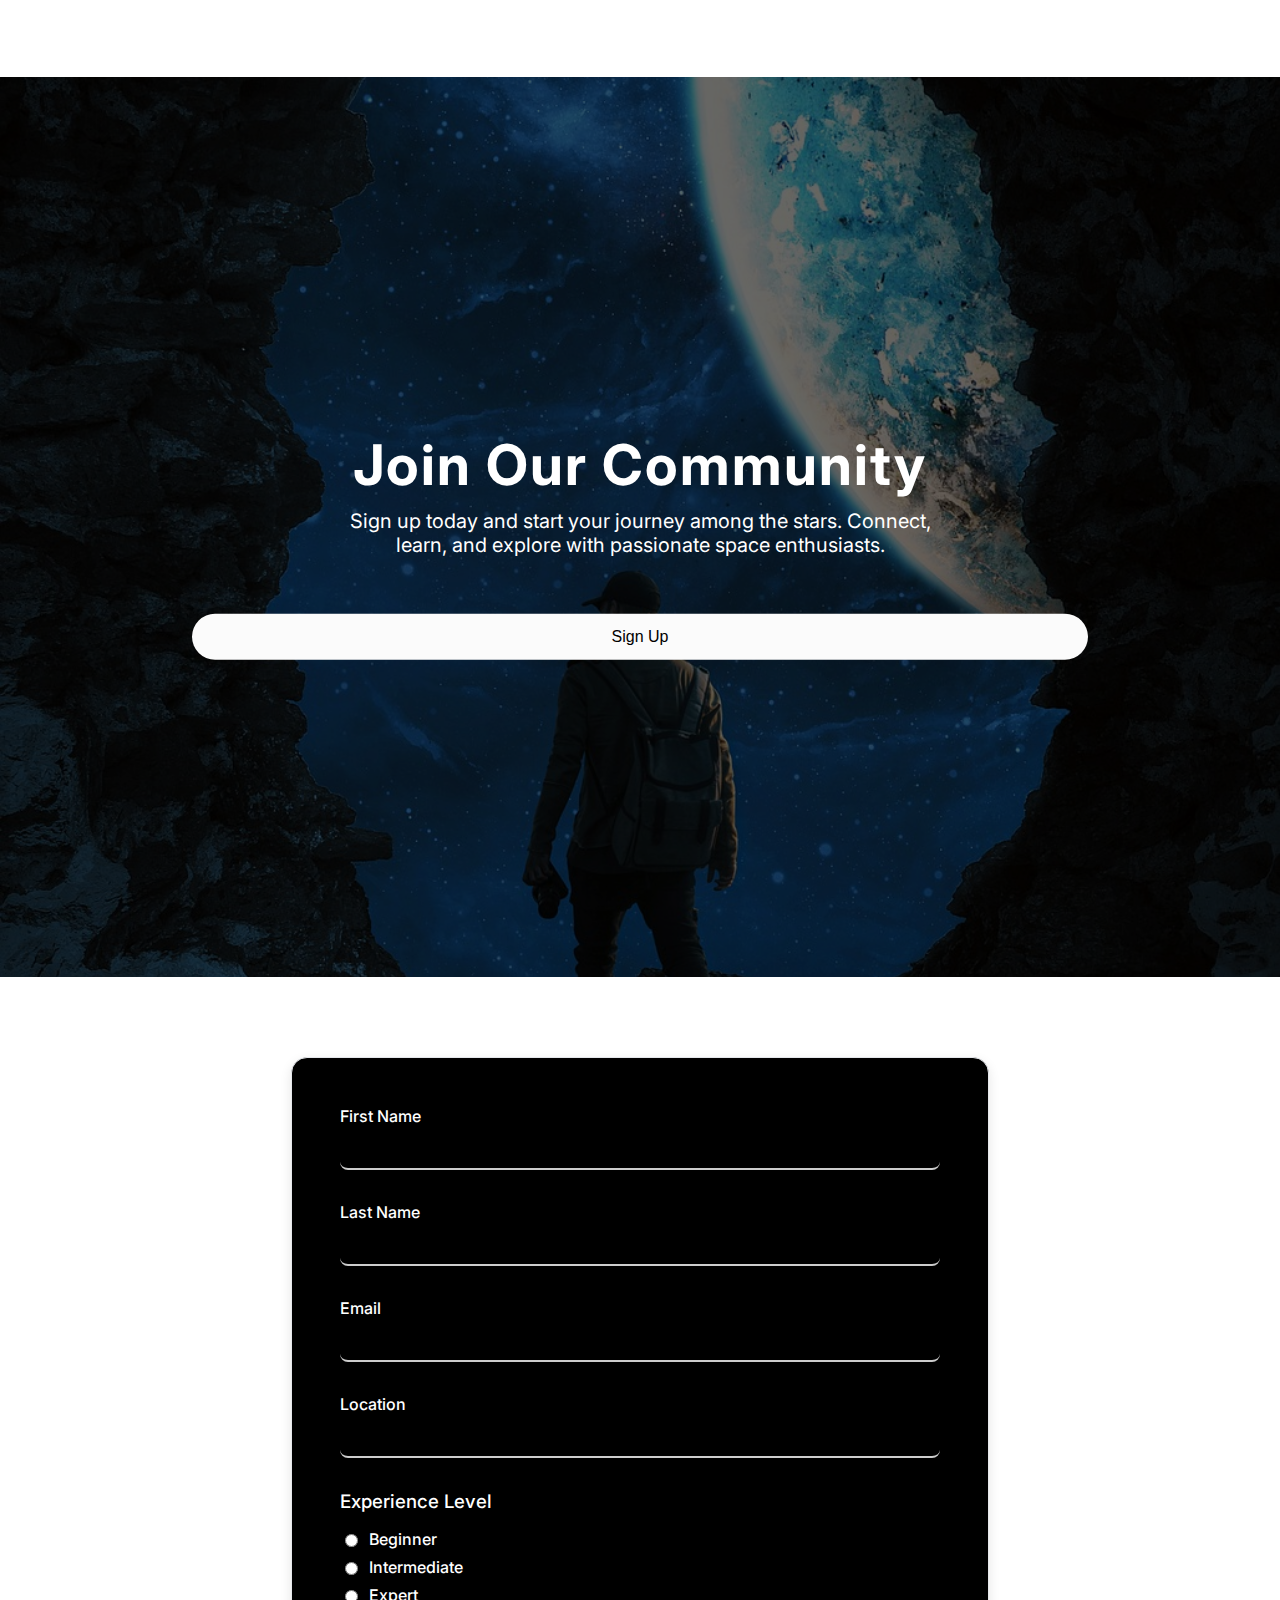
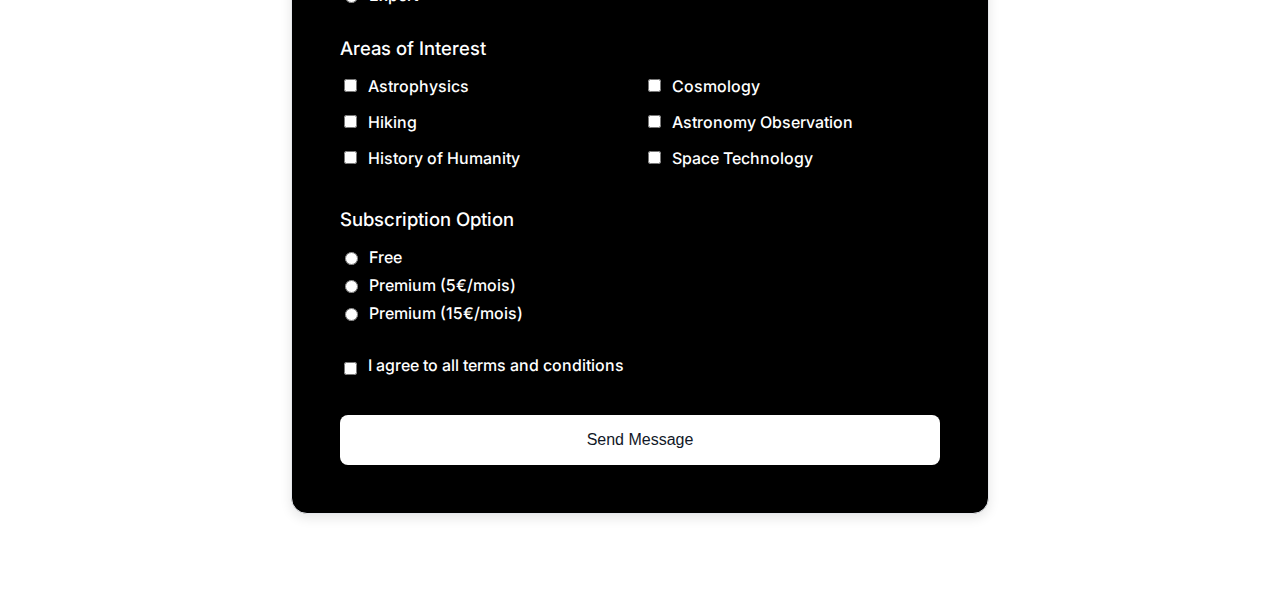
<file: signup.html>
<!DOCTYPE html>
<html lang="fr">
  <head>
    <meta charset="UTF-8" />
    <meta name="viewport" content="width=device-width, initial-scale=1.0" />
    <title>Formulaire d'inscription</title>
    <link rel="stylesheet" href="signup.css" />
    <link
      href="https://fonts.googleapis.com/css2?family=Inter:wght@400;500;600;700&display=swap"
      rel="stylesheet"
    />
  </head>
  <body>
    <!-- MAIN BANNER -->
    <section class="banner" id="banner">
      <div class="banner-overlay"></div>
      <div class="banner-content">
        <h1>Join Our Community</h1>
        <p>
          Sign up today and start your journey among the stars. Connect, learn,
          and explore with passionate space enthusiasts.
        </p>
        <a href="#signUp"><button class="btn">Sign Up</button></a>
      </div>
    </section>

    <div class="container" id="signUp">
      <div class="form-wrapper">
        <form action="#" method="POST">
          <div class="grid">
            <div class="field full">
              <label for="first-name">First Name</label>
              <input type="text" id="first-name" name="first-name" />
            </div>
            <div class="field full">
              <label for="last-name">Last Name</label>
              <input type="text" id="last-name" name="last-name" />
            </div>
            <div class="field full">
              <label for="email">Email</label>
              <input type="email" id="email" name="email" />
            </div>
            <div class="field full">
              <label for="location">Location</label>
              <input type="text" id="location" name="location" />
            </div>
          </div>

          <div class="section">
            <h3>Experience Level</h3>
            <div class="options">
              <label
                ><input type="radio" name="experience" value="debutant" />
                Beginner</label
              >
              <label
                ><input type="radio" name="experience" value="intermediaire" />
                Intermediate</label
              >
              <label
                ><input type="radio" name="experience" value="expert" />
                Expert</label
              >
            </div>
          </div>

          <div class="section">
            <h3>Areas of Interest</h3>
            <div class="options-grid">
              <label
                ><input
                  type="checkbox"
                  name="interests[]"
                  value="astrophysique"
                />
                Astrophysics</label
              >
              <label
                ><input type="checkbox" name="interests[]" value="cosmologie" />
                Cosmology</label
              >
              <label
                ><input type="checkbox" name="interests[]" value="randonnee" />
                Hiking</label
              >
              <label
                ><input type="checkbox" name="interests[]" value="astronomie" />
                Astronomy Observation</label
              >
              <label
                ><input type="checkbox" name="interests[]" value="histoire" />
                History of Humanity</label
              >
              <label
                ><input
                  type="checkbox"
                  name="interests[]"
                  value="technologie"
                />
                Space Technology</label
              >
            </div>
          </div>

          <div class="section">
            <h3>Subscription Option</h3>
            <div class="options">
              <label
                ><input type="radio" name="subscription" value="gratuit" />
                Free</label
              >
              <label
                ><input type="radio" name="subscription" value="premium" />
                Premium (5€/mois)</label
              >
              <label
                ><input type="radio" name="subscription" value="familial" />
                Premium (15€/mois)</label
              >
            </div>
          </div>

          <div class="checkbox-field">
            <input type="checkbox" id="terms" name="terms" />
            <label for="terms">I agree to all terms and conditions</label>
          </div>

          <button type="submit">Send Message</button>
        </form>
      </div>
    </div>
  </body>
</html>
</file>
<file: style.css>
*{
    padding: 0;
    margin: 0;
    font-family: 'Inter';
}

header {
    background-color: black;
    position: fixed;
    top : 0;
    left: 0;
    width: 100%;
    z-index: 1000000;
}

.last {
    color: white;
}
header nav {
    display: flex;
    justify-content: space-between;
    align-items: center;
}
.burger-lang {
    display: flex;
    align-items: center;
    gap: 1em;
}
select {
    color: white;
}

.last {
    color: white;
}
.header-select {
    background-color: transparent;
    border: none;
    font-size: 1rem;
}

#burger-img {
    height: 60px;
}

.header-icons,
.navbar-links {
    display: none;
}

.menu {
    display: none;
    height: 100vh;
}

.menu ul{
    display: flex;
    flex-direction: column;
    justify-content: space-around;
    width: 100%;
    height: 80vw; 
}

.menu ul a {
    /* margin-top: 50px; */
    text-decoration: none;
    color: white;
}

.menu img {
    margin-left: 90%;
}


.navbar-links-hidden {
    flex-direction: column;
    justify-content: space-between;
    align-items: center;
    list-style-type: none;
    gap: 2.7vw;
}


@media screen and (min-width: 700px) {
    .burger-img {
        display: none;
    }
    .header-icons {
        display: flex;
        justify-content: center;
        align-items: center;
        gap: 1.5vw;
        /* margin-right: 10rem; */
    }
    .navbar-links {
        display: flex;
        justify-content: space-between;
        align-items: center;
        list-style-type: none;
        gap: 2.7vw;
    }
    .navbar-links li a{
        text-decoration: none;
        color: white;
    }

    .header-icons img {
        width: 2.7vw;
    }
    
}




/* stay informed section  */
.stay-informed {
    background-image: url("pictures/home/glx.png");
    height: 60vh;
    background-size: cover;
    background-position: center;
    /* border: 2px solid red; */
    color: white;
    margin-top: 100px;
    display: flex;
    flex-direction: column;
    justify-content: center;
    align-items: center;
}

.informed-title {
    /* margin-top: 10vh; */
    font-weight: 600;
    font-size: clamp(24px, 3vw, 30px);
    text-align: center;
    line-height: 40px;
    /* border: 2px solid red; */
}

.informed-input {
    display: flex;
    justify-content: center;
    align-items: center;
    gap: 30px;
    margin-top: 25vh;
    /* border: 2px solid red; */
}

#form-btn {
    width: 40px;
    margin-top: 25px;
}

.informed-input div input {
    margin-top: 15px;
    padding: 10px 20px;
    padding-right: 8vw;
    background-color: white;
    border-radius: 10px;
}


/* last section of header  */
.last {
    display: flex;
    align-items: center;
    justify-content: space-around;
    margin-top: 25px;
    /* border: 2px solid red; */
    margin-bottom: 30px;
}

.last h1 {
    font-size: clamp(25px, 12vw, 40px);
    margin-bottom: 16px;
}
</file>
<file: style_catalog.css>
* {
  box-sizing: border-box;
}

body{
    margin: 0;
    padding: 0;
    position: relative;
}

/* hero section */
.hero_section_catalog{
    background-image: url(pictures/catalog/hero_img.jpg);
    background-repeat: no-repeat;
    background-position: center center;
    background-size:cover;
    color: white;
    text-align: center;
    margin-top: 10vh;
    padding: 20%;
    height: 60vh;
}
.hero_section_catalog p{
    margin-top: 7%;
}
.hero_section_catalog button{
    margin-top: 8%;
    padding: 3%;
    border: none;
    border-radius: 30px;
    width: 50%;
    cursor: pointer;
    box-shadow: 3px 3px 3px #000000;
    transition: all 0.3s ease;
}
.hero_section_catalog button:hover{
    background: #252525;
    color: #fff;
    font-weight: bold;
    transform: translateY(5px);
}
/* filter barner */
.filter_bar{
    display: flex;
    gap: 5%;
    font-size: 9px;
    padding: 5%;
    transform: all 0.3 ease;
}
.filter_bar button{
    border: none;
    border-radius: 5px;
    background-color: #000000;
    color: #ffffff;
    padding: 8%;
    height: 6vh;
    text-align: center;
    font-weight: bolder;
    cursor: pointer;
}
.filter_bar button:hover{
    background-color: rgb(39, 27, 8);
    transform: translateY(2px);
    box-shadow: 3px 3px 3px #4b27089c;
}

/* cards_planet */
.catalog_info{
    display: flex;
    flex-direction: column;
    align-items: center;
    padding: 5%;
    gap: 20px;
}
.catalog_info h1{
    padding-bottom: 5%;
}
.card{
    display: flex;
    align-items: center;
    gap: 10px;
    color: #ffffff;
    background-color: #000000;
    text-align: justify;
    border-radius: 3%;
    width: 350px;
    padding: 4%;
}
.detail h2{
    color: #D2BC8B;
    padding-bottom: 6%;
}

/* footer_page */
footer{
    background-color: black;
    padding: 2em 5%;
    display: grid;
    grid-template-areas: "image media"
                         "table table";
    grid-template-columns: 1fr 1fr;
    column-gap: 1em;
    row-gap: 1em;
}
.logo_footer{
    width: 120px;
    grid-area: image;
}
.media_contact{
    grid-area: media;
    display: flex;
    justify-content: flex-start;
    align-items: center;
    gap: 0.5em;
}
.media_contact img{
    width: 50px;
    height: 50px;
    padding: 8px;
    cursor: pointer;
}
table a{
    color:white;
    text-decoration: none;
}
table{
    color: white;
    grid-area: table;
    
}
th{
    padding-right: 1.9em;
    padding-bottom: 2em; 
    font-size: 0.75em;
    text-align: left; 
}
td{
  text-align: left;
  font-size: 0.7em;
  padding-right: 1.9em;
  padding-bottom: 0.8em; 
  
}
.Container_footer{
    padding-top: 2em;
    padding-left: 2em;
    grid-area: table;

}
@media(min-width: 700px){
    /* hero section */

    /* footer_pages */
footer{
    font-size: 20px;
    grid-template-areas: "image table  media";
    grid-template-columns: 200px 1fr auto;
    align-items: center;
    padding: 3em 5%;
    column-gap: 3em;
    
}
.logo_footer{
    grid-area: image;
    width: 160px;
    align-self: center;
    justify-self: center;
}
.media_contact{
    grid-area: media;
    justify-content: flex-start;
    gap: 0.8em;
    

}
.media_contact img{
        width: 60px;
        height: 60px;
        padding: 10px;
}
table{
    grid-area: table;
    margin: 0 auto;
}

.Container_footer{
        padding-top: 0;
        padding-left: 0;
}
th{
    padding-right: 3.5em;
}
    
td{
    padding-right: 3.5em;
}

}
</file>
<file: stylehome.css>
@import url('https://fonts.googleapis.com/css2?family=Odibee+Sans&display=swap');


* {
  margin: 0;
  padding: 0;
  box-sizing: border-box;
}
section {
  margin-top: 100px;
}
body {
  margin: 0;
  font-family: 'Poppins', sans-serif;
  color: black;
  font-size: 16px;
  height: 100%;
  background-color: black;
}

.banner {
  position: relative;
  width: 100%;
  height: 80vh;
  text-align: center;
  display: flex;
  flex-direction: row;
  justify-content: space-around;
  align-items: center;

}

.background-video {
  position: absolute;
  width: 100%;
  height: 100%;
  object-fit: cover;
  z-index: -1;
  background-position: center;
}

.background-video video {
  z-index: -1;
  width: 100%;
  height: 100%;
  background-position: center;
  object-fit: cover;
}

.banner-overlay {
  position: absolute;
  inset: 0;
  background: rgba(0, 0, 0, 0.4);
}

.bannercontenthome {
  position: relative;
  z-index: 1;

}

.bannnercontenthome h1 {
  font-size: 2.3em;
  color: white;
  font-family: 'Odibee Sans', cursive;
  margin-bottom: 1rem;
  text-shadow: 1px 1px 8px rgb(255, 255, 255);
}

.bannnercontenthome p {
  font-size: 1.2em;
  color: white;
  margin-bottom: 2rem;

}

.bannnercontenthome a {
  padding: 0.8rem 1.5rem;
  background: rgba(1, 1, 1, 0);
  border: 0.1rem solid white;
  color: white;
  font-size: 1em;
  cursor: pointer;
  transition: 0.3s;
  border-radius: 50rem;
  text-decoration: none;
}

.bannnercontenthome a:hover {

  background: white;
  color: black;
}





.titrediv {
  font-size: 1.5em;
  color: white;
  font-family: 'Odibee Sans', cursive;
  margin-left: 15%;
  margin-bottom: 2%;
}

.divshadowMars {
  display: flex;
  justify-content: space-around;
  background-color: black;
  border-radius: 50px;
  border: white solid 0.2rem;
  align-items: center;
  gap: 20px;
  padding: 1rem 1rem;
  width: 60%;
  height: 100%;
  margin-left: 20%;
}

.divshadowhomeimage {
  width: 45%;
  height: 90%;
  border-radius: 50px;
}

.divshadowhomeimage img {

  border-radius: 30px;

}

.divshadowhometext {
  background-color: white;
  border-radius: 30px;
  padding: 1rem;
  transition: 0.3s;
  width: 45%;
  height: 90%;
  background-size: cover;
  justify-content: center;
  align-items: center;
}

.divshadowhometext h3 {
  margin-top: 0;
  font-size: 1.4em;
  font-weight: 600;
  color: black;
}

.divshadowhometext p {
  color: black;
  font-size: 0.9em;
  padding-top: 10%;
  line-height: 1.5rem;
}

.titreevent {
  color: black;
  font-family: 'Odibee Sans', cursive;
}

.titreevent h2 {
  font-size: 2.5em;
  margin-left: 40%;
  padding-top: 2%;

}

.sectionevent {
  background-color: white;
}

.cardsEvenements {
  display: flex;
  flex-wrap: wrap;
  gap: 1rem;
  background-color: white;
  justify-content: space-around;
  padding: 1rem 1rem;
}

.cardEvenement {
  box-shadow: 0 10px 30px rgba(0, 0, 0, 0.6);
  width: 60vh;
  height: 60vh;
  padding: 1rem 1rem;
  background-color: black;
}

.cardEvenement h3 {
  font-size: 1em;
  color: white;
}

.cardEvenement p {
  color: white;
  font-size: 1em;
  padding-top: 20%;
  line-height: 1.5rem;
}

#cart1 {
  background-image: url('image/images (1).jpg');
  background-position: center;
  background-size: cover;

}

#cart3 {
  background-image: url('image/1197518-eclipse-solaire-exceptionnelle-visible-en-france-la-date-a-ne-surtout-pas-manquer.jpg');
  background-position: center;
  background-size: cover;

}

#cart2 {
  background-image: url('image/G5NIFQUSKFFGPH4CPSLNBW4F5A.webp');
  background-position: center;
  background-size: cover;

}

.btnlearnmoreEvenements {
  padding: 0.8rem 1.5rem;
  background: rgba(1, 1, 1, 0);
  border: 0.1rem solid white;
  color: white;
  font-size: 1em;
  cursor: pointer;
  transition: 0.3s;
  border-radius: 50rem;
  text-decoration: none;
  display: inline-block;
  margin-top: 20%;
  margin-left: 60%;
}

.btnlearnmoreEvenements:hover {
  background-color: white;
  color: black;
}

.btnlearnmoreEvenements h3 {
  margin-top: 0;
  font-size: 1em;
  color: white;
}

.btnlearnmoreEvenements p {
  color: white;
  font-size: 0.8em;
  padding-top: 10px;
  line-height: 1.3rem;
}

.decouverte {
  background-image: url(image/eyJidWNrZXQiOiJjb250ZW50Lmhzd3N0YXRpYy5jb20iLCJrZXkiOiJnaWZcL2dldHR5aW1hZ2VzLTEyOTc4Mjg1MTEuanBnIiwiZWRpdHMiOnsicmVzaXplIjp7IndpZHRoIjo4Mjh9fX0=.webp);
  background-size: cover;
  background-position: center;
  height: 40vh;
  display: flex;
  flex-wrap: wrap;
  gap: 2rem;
  justify-content: space-around;
  align-items: center;
  padding: 1rem 1rem;

}

.deco {
  border-radius: 30px;
  width: 40vh;
  height: 30vh;
  padding: 1rem 1rem;
  background: rgba(252, 248, 248, 0.1);
}

.deco h2 {
  margin-top: 20%;
  font-size: 3em;
  color: white;
  text-align: right;
  font-family: 'Odibee Sans', cursive;

}

.deco p {
  color: white;
  font-size: 1em;
  padding-top: 20%;
  line-height: 1.5rem;
}



.cardsEvenements {
  display: flex;
  flex-wrap: wrap;
  gap: 1rem;
  background-color: white;
  justify-content: space-around;
  padding: 1rem 1rem;
}

.cardEvenement {
  box-shadow: 0 10px 30px rgba(0, 0, 0, 0.6);
  width: 60vh;
  height: 60vh;
  padding: 1rem 1rem;
  background-color: black;
}

.cardEvenement h3 {
  font-size: 1em;
  color: white;
}

.cardEvenement p {
  color: white;
  font-size: 1em;
  padding-top: 20%;
  line-height: 1.5rem;
}




.cardsTemoignages {
  display: flex;
  flex-wrap: wrap;
  gap: 1rem;
  justify-content: space-around;
  padding: 2rem 2rem;
  align-items: center;
}

.cardTemoignage {
  width: 60vh;
  height: 60vh;
  padding: 1rem 1rem;
  background-color: white;
  display: flex;
  flex-wrap: wrap;
  justify-content: space-around;
  align-items: center;
  border-radius: 10%;


}

.imaggym {
  width: 40%;
  height: 40%;
}

.imaggym img {
  width: 100%;
  height: 100%;
  border-radius: 100%;

}

.linep {
  display: flex;
  flex-direction: row;
  height: 30%;
}

.paratem {
  padding-right: 2rem;
  padding-left: 2rem;
}

.lined {
  display: flex;
  flex-direction: row;
  height: 50%;
}

.imagprs {
  width: 60%;
  height: 100%;
}

.imagprs img {
  width: 100%;
  height: 100%;
  border-radius: 100%;
}

.sintr {
  width: 50%;
  height: 100%;
  display: flex;
  flex-direction: column;
}

.imgsnt {
  width: 100%;
  height: 100%;
}

.imgsnt img {
  width: 100%;
  height: 100%;
  border-radius: 100%;
}


.faq-section{
  max-width:80%;
  margin: 2.5rem ;
 
}

.faq-section h2 {
  font-size: 2.5em;
  color: white;
  font-family: 'Odibee Sans', cursive;
  margin-left: 15%;
  margin-bottom: 2%;
  
}
.faq-li{
  display: flex;
  justify-content: space-between;
    border-bottom: 0.1rem white solid;
align-items: center;
padding: 1.2rem;
}

.faq-que {
  flex: 1;
    padding-right: 1.2rem;
    text-align: right;
}
.faq-que h3 {
    font-size: 1.1rem;
    font-weight: 500;
    color:white;
    margin: 0;
}
.faq-im{
 cursor: pointer;
 width: 3rem;
 height: 3rem;
 margin: 0 1.2rem;
}

.faq-im img{
width: 100%;
height:100%;
border-radius: 100%;
}
.faq-pa{
  flex: 1.5;
  padding-left: 1.25rem;
    color: black;
  font-size: 1em;
  line-height: 1.5rem;
transition: color 0.3s ease;
  
}
.faq-pa p {
    margin: 0; 
}
.faq-im:hover + .faq-pa {
  color: grey;
}


.section {
  opacity: 0;
  transform: translateY(50px);
  transition: all 1s ease-out;
  padding: 3rem 2rem;
}

.section.visible {
  opacity: 1;
  transform: translateY(0);
}


@media (max-width: 48em) {

    .bannnercontenthome h1 {
        font-size: 2.8rem;
    }

    .bannnercontenthome p {
        font-size: 1.6rem;
    }

    .titrediv {
        font-size: 2.2rem;
        margin-left: 5%;
    }

    .divshadowMars {
        width: 90%;
        margin-left: 5%;
        padding: 1rem;
    }

    .divshadowhometext h3 {
        font-size: 2rem;
    }

    .decouverte {

        height: auto; 
        flex-direction: column;
        padding: 2rem 1rem;
    }

    .deco {
        width: 90%;
        height: auto;
    }

    .deco h2 {
        font-size: 3rem;
        text-align: center;
    }
    
    .deco p {
        text-align: center;
        padding-top: 1rem;
    }
    
  
    .cardTemoignage {
        width: 90%;
        height: auto;
    }


    .faq-section {
        max-width: 95%;
        margin: 2rem auto;
    }

    .faq-li {
        flex-wrap: wrap;
        padding: 1rem 0.5rem;
    }
    
    .faq-que, .faq-pa {
        padding-left: 0.5rem;
        padding-right: 0.5rem;
        text-align: left; 
        width: 85%;
    }

    .faq-im {
        margin: 0;
        width: 2.5rem;
        height: 2.5rem;
    }
    
    .faq-que {
        text-align: left;
        padding-right: 0;
    }
    
    .faq-pa {
        width: 100%;
        padding-top: 1rem;
    }
}
</file>
<file: missions.css>
.explore-missions {
    margin-top: 7rem;
    /* border: 2px solid red; */
    /* height: 400px; */
    background-image: url("pictures/missions/galaxy.jpeg");
    /* background-size: cover; */
    color: white;
}

.explore-missions h1 {
    text-align: center;
    margin-top: 0.75em;
    margin-bottom: 0.75rem;
    font-size: 5vw;   /*fixed*/
}
#time-line-text {
    font-size:  1.2rem;
    margin-left: 10vw;
    /* border: 2px solid red; */
    /* margin-top: 5rem; */
}

.time-line {
    margin-top: 2em;
    /* border: 2px solid red; */
    display: grid;
    grid-template-columns: 25% 10px 60%;
}

.time-line-middle {
    background-color: #D0AAAA;
    height: 100%;
    width: 2.5vw;
}

.missions-links img {
    width: 5vw;  
}

.time-line-left,
.missions-links{
    display: flex;
    flex-direction: column;
    justify-content: space-around;
    align-items: center;
    gap: 3.5rem;
}

.missions-links {
    gap: 2rem;
}
.missions-links div {
    display: flex;
    justify-content: flex-start;
    align-items: center;
    gap: 3vw;
    margin-top: -0.5em;
}

.missions-links button {
    background-color: #D0AAAA;
    border-radius: 16px ;
    padding: auto;
    font-size: 0.9rem;
    width: 40vw;
    /* padding: 0.1em 0; */
}

.time-line-left p {
    font-size: 1rem;
}

.missions-links a {
    text-decoration: none;
    color: black;
}

/* ====================2nd */

.section-title {
    display: flex;
    align-items: center;
    justify-content: flex-start;
    gap: 1rem;
    margin-left: 2rem;
    margin-top: 1.5rem;
}

.section-title img {
    width: 30px;
    height: 30px;
    /* border: 2px solid red; */
}

.missions-cards {
    margin-top: 2rem;
    /* border: 2px solid red; */
    display: flex;
    flex-direction: column;
    justify-content: center;
    align-items: center;
    gap: 1.6rem;
}

.missions-cards div {
    display: flex;
    flex-direction: column;
    align-items: center;
    justify-content: center;
    gap: 1rem;
    /* border: 2px solid green; */
    margin: 0 auto;
    padding: 2vw;
    background-color: black;
    border-radius: 20px;
    color: white;
    font-size: 16px;
    text-align: center;
    width: 270px;
    height: 270px;
}

    
    

.missions-cards p {
    font-family: 600;
    line-height: 1.4em;
    /* margin: 0 5rem; */
}

section div h3 {
    font-size: 1.5rem;
}

@media screen and (min-width: 700px) {
    /* adjust fonts  */
    section div h3 {
        font-size: 2.3rem;
    }
    .explore-missions h1 {
        font-size: 2.7rem;
    }
    .missions-links button {
        font-size: 2.5vw;
    }
    .time-line-left p {
       font-size: 2rem;
    }
    .missions-links {
        gap: 1rem;
    }
    #time-line-text {
       font-size: 2rem;
    }

    .explore-missions h1 {
        margin: 0 0;
    }

    .missions-cards {
        flex-direction: row;
        justify-content: space-around;
        /* gap: 5rem; */
    }
}
</file>
<file: signup.css>
html, body {
  margin: 0;
  padding: 0;
  display: block; /* Empile le contenu verticalement */
  flex-direction: column;     
  color: #fff;     
  font-family: 'Inter', sans-serif;
}

/* --- BANNIÈRE --- */
.banner {
  margin-top: 13%;
  width: 100%;
  height: 60vh;
  background: url('pictures/form.jpg') center/cover no-repeat;
  position: relative;
}

.banner-overlay {
  position: absolute;
  top: 0;
  left: 0;
  width: 100%;
  height: 100%;
  background: rgba(0, 0, 0, 0.6);
}

.banner-content {
  position: absolute;
  top: 50%;
  left: 50%;
  transform: translate(-50%, -50%);
  text-align: center;
}

.banner-content h1 {
  font-size: 2.5rem;
  margin-bottom: 10px;
}

.banner-content p {
  margin-bottom: 20px;
  font-size: 1.1rem;
}

.btn {
  background-color: #fbfbfb;
  color: #000000;
  padding: 10px 25px;
  border: none;
  border-radius: 25px;
  cursor: pointer;
  transition: 0.3s;
}

.btn:hover {
  background-color: #009acd;
}

/* --- CONTAINER FORMULAIRE --- */
.container {
  width: 100%;
  display: flex;
  justify-content: center;
  padding: 50px 0;
}

/* --- FORMULAIRE --- */
.form-wrapper {
  background-color: #000000;
  padding: 2rem;
  border-radius: 0.5rem;
  box-shadow: 0 4px 12px rgba(0,0,0,0.1);
  border: 1px solid #e5e7eb;
}

/* Grille des champs */
.grid {
  display: grid;
  grid-template-columns: 1fr 1fr;
  gap: 1.5rem;
}

.field {
  display: flex;
  flex-direction: column;
}

.field.full {
  grid-column: span 2;
}

label {
  margin-bottom: 0.5rem;
  font-weight: 500;
}

input[type="text"],
input[type="email"] {
  padding: 0.5rem;
  border: 1px solid #d1d5db;
  border-radius: 0.5rem;
  background-color: #f9fafb;
  font-size: 0.9rem;
}

input[type="text"],
input[type="email"],
input[type="password"],
textarea {
    background: none;
    border: none;
    border-bottom: 2px solid #ccc;
    padding: 8px 0;
    width: 100%;
    font-size: 1rem;
    color: #f7f2f2;
    transition: border-color 0.3s ease;
}

input:focus,
textarea:focus {
    border-bottom: 1px solid #000;
}

input::placeholder,
textarea::placeholder {
    color: #aaa;
}

/* Sections */
.section {
  margin-top: 2rem;
}

.section h3 {
  font-weight: 500;
  margin-bottom: 1rem;
}

/* Options radios et checkboxes */
.options label,
.options-grid label {
  display: flex;
  align-items: center;
  gap: 0.5rem;
  margin-bottom: 0.5rem;
}

.options-grid {
  display: grid;
  grid-template-columns: repeat(2, 1fr);
  gap: 0.5rem;
}

/* Checkbox terms */
.checkbox-field {
  margin-top: 2rem;
  display: flex;
  align-items: center;
  gap: 0.5rem;
}

/* Bouton */
button {
  width: 100%;
  padding: 0.75rem;
  margin-top: 2rem;
  border: none;
  border-radius: 0.5rem;
  background-color: #ffffff;
  color: #111827;
  font-weight: 500;
  cursor: pointer;
  transition: background-color 0.2s ease;
}

button:hover {
  background-color: #e5e7eb;
}

/* --- Version Desktop --- */
@media (min-width: 1024px) {
  /* Bannière plein écran et centrée */
  .banner {
    height: 100vh;
    background-position: center center;
    background-size: cover;
    margin-top: 6%;
  }

  .banner-content {
    top: 50%;
    left: 50%;
    transform: translate(-50%, -50%);
    text-align: center;
    width: 70%;
  }

  .banner-content h1 {
    font-size: 3.5rem;
    letter-spacing: 2px;
  }

  .banner-content p {
    font-size: 1.25rem;
    max-width: 600px;
    margin: 0 auto 25px;
  }

  .btn {
    padding: 14px 32px;
    font-size: 1rem;
    border-radius: 30px;
  }

  /* Conteneur global */
  .container {
    display: flex;
    justify-content: center;
    align-items: center;
    padding: 80px 0;
  }

  /* Formulaire plus large et équilibré */
  .form-wrapper {
    width: 50%;
    max-width: 600px;
    padding: 3rem;
    border-radius: 1rem;
  }

  /* Grille des champs : 2 colonnes sur desktop */
  .grid {
    grid-template-columns: 1fr 1fr;
    gap: 2rem;
  }

  .field.full {
    grid-column: span 2;
  }

  /* Texte et labels plus grands */
  label {
    font-size: 1rem;
  }

  input[type="text"],
  input[type="email"],
  textarea {
    font-size: 1rem;
  }

  button {
    font-size: 1rem;
    padding: 1rem;
  }
}

/* --- SUPPORT METHODS --- */
.support-methods {
  background-color: #ffffff; 
  color: #000000;
  display: flex;
  flex-direction: column;
  align-items: center;
  justify-content: center;
  gap: 2rem;
  padding: 3rem 1rem;
}

.method-card {
  background-color: #ffffff;
  color: #000000;
  text-align: center;
  border-radius: 1rem;
  padding: 2rem 1rem;
  width: 90%;
  max-width: 350px;
}

.method-icon img {
  width: 60px;
  height: 60px;
}

.method-card h3 {
  margin-top: 1rem;
  font-size: 1.2rem;
}

.method-card p {
  margin-top: 0.5rem;
  font-size: 1rem;
  color: #333; 
}

.method-link {
  display: inline-block;
  margin-top: 1rem;
  color: #0077b6;
  text-decoration: none;
  font-weight: 500;
}

.method-link:hover {
  text-decoration: underline;
}

@media (min-width: 1024px) {
  .support-methods {
    flex-direction: row; 
    justify-content: center;
    align-items: stretch;
    padding: 5rem 2rem;
    gap: 3rem;
  }

  .method-card {
    width: 300px;
  }
}
</file>
